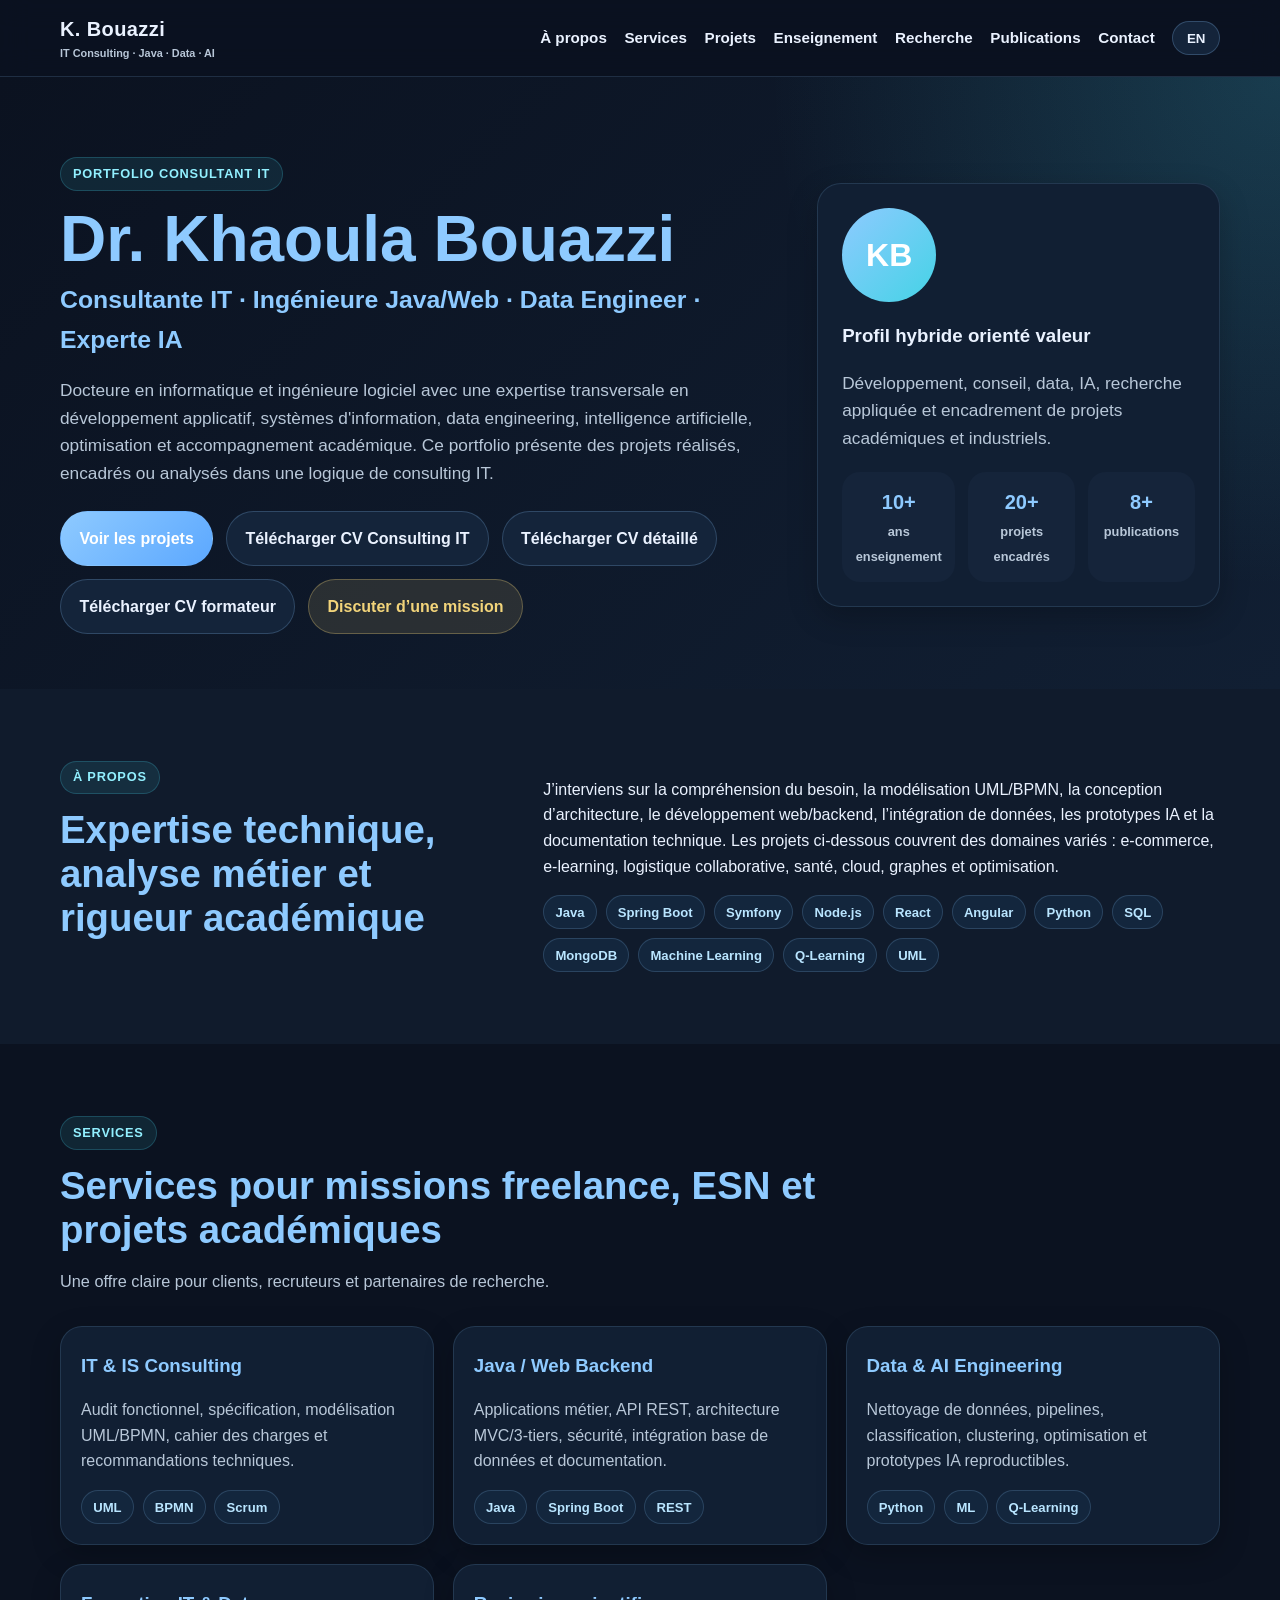
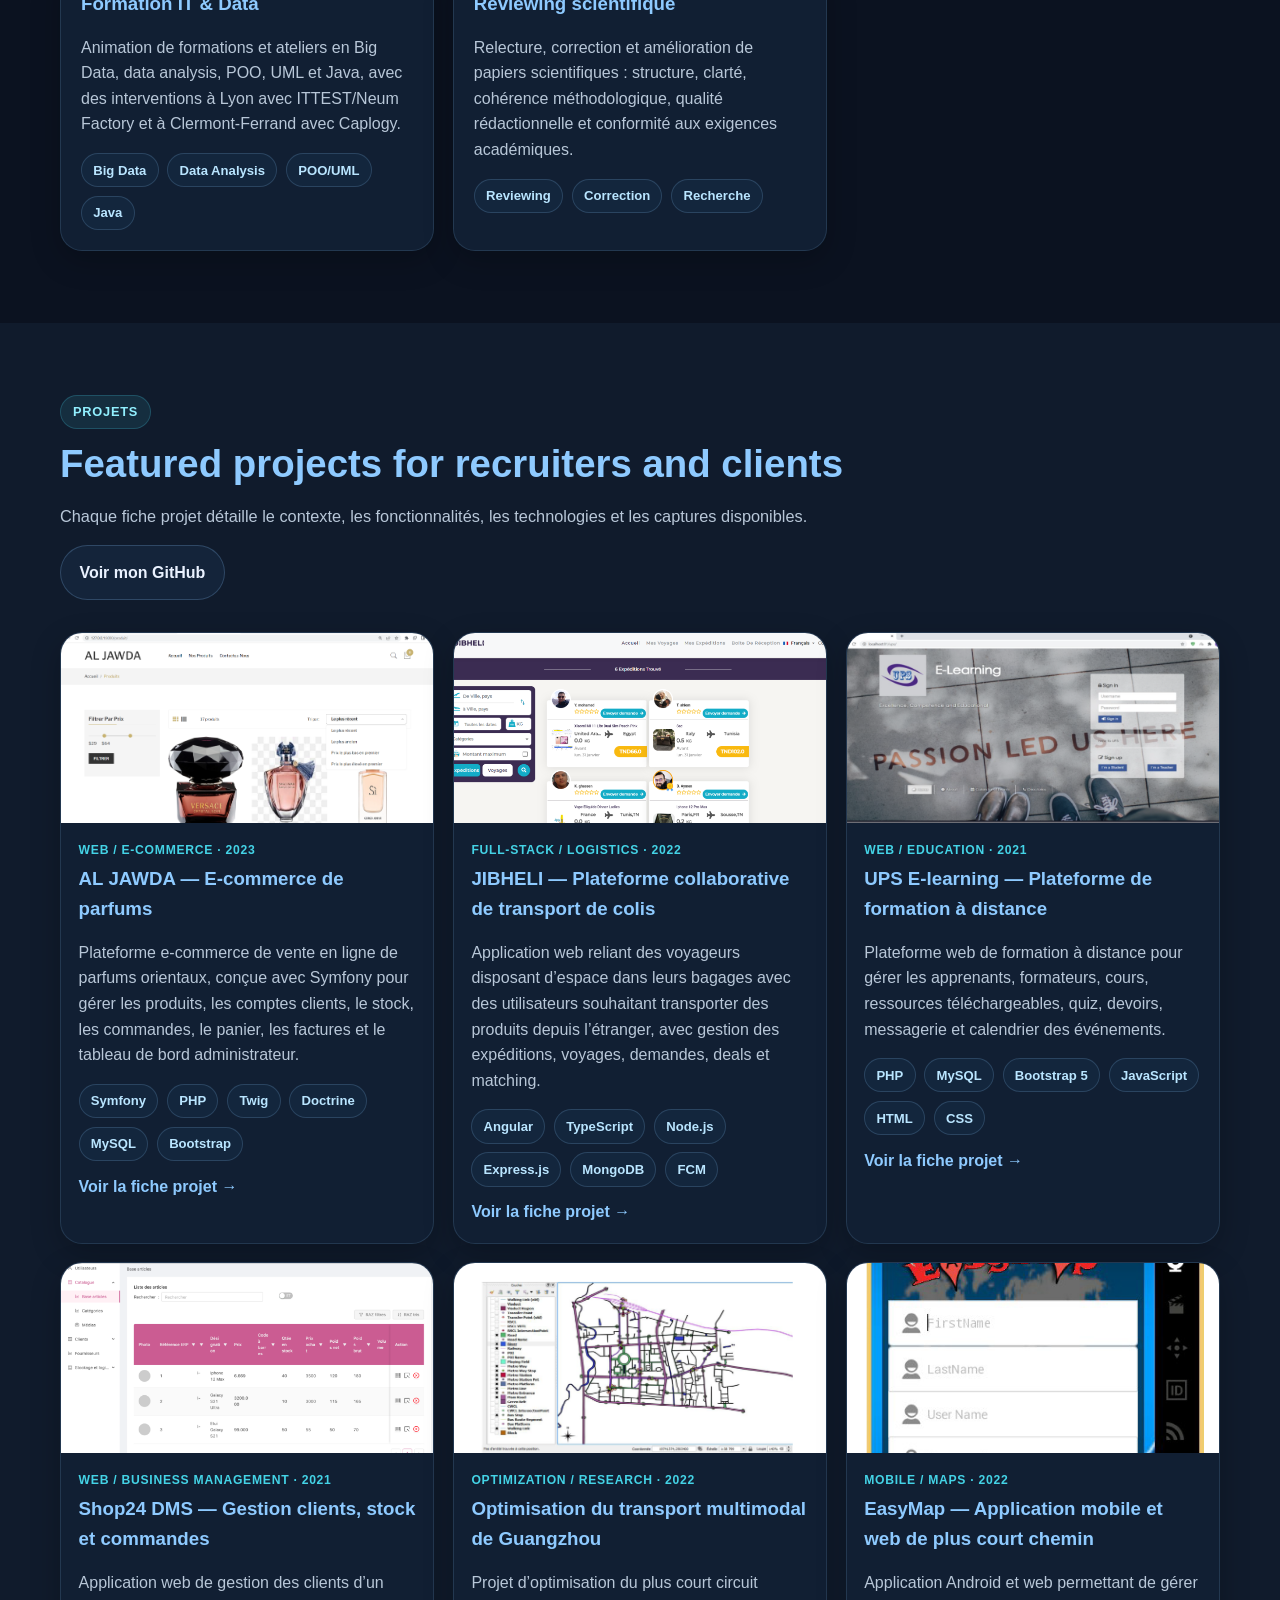
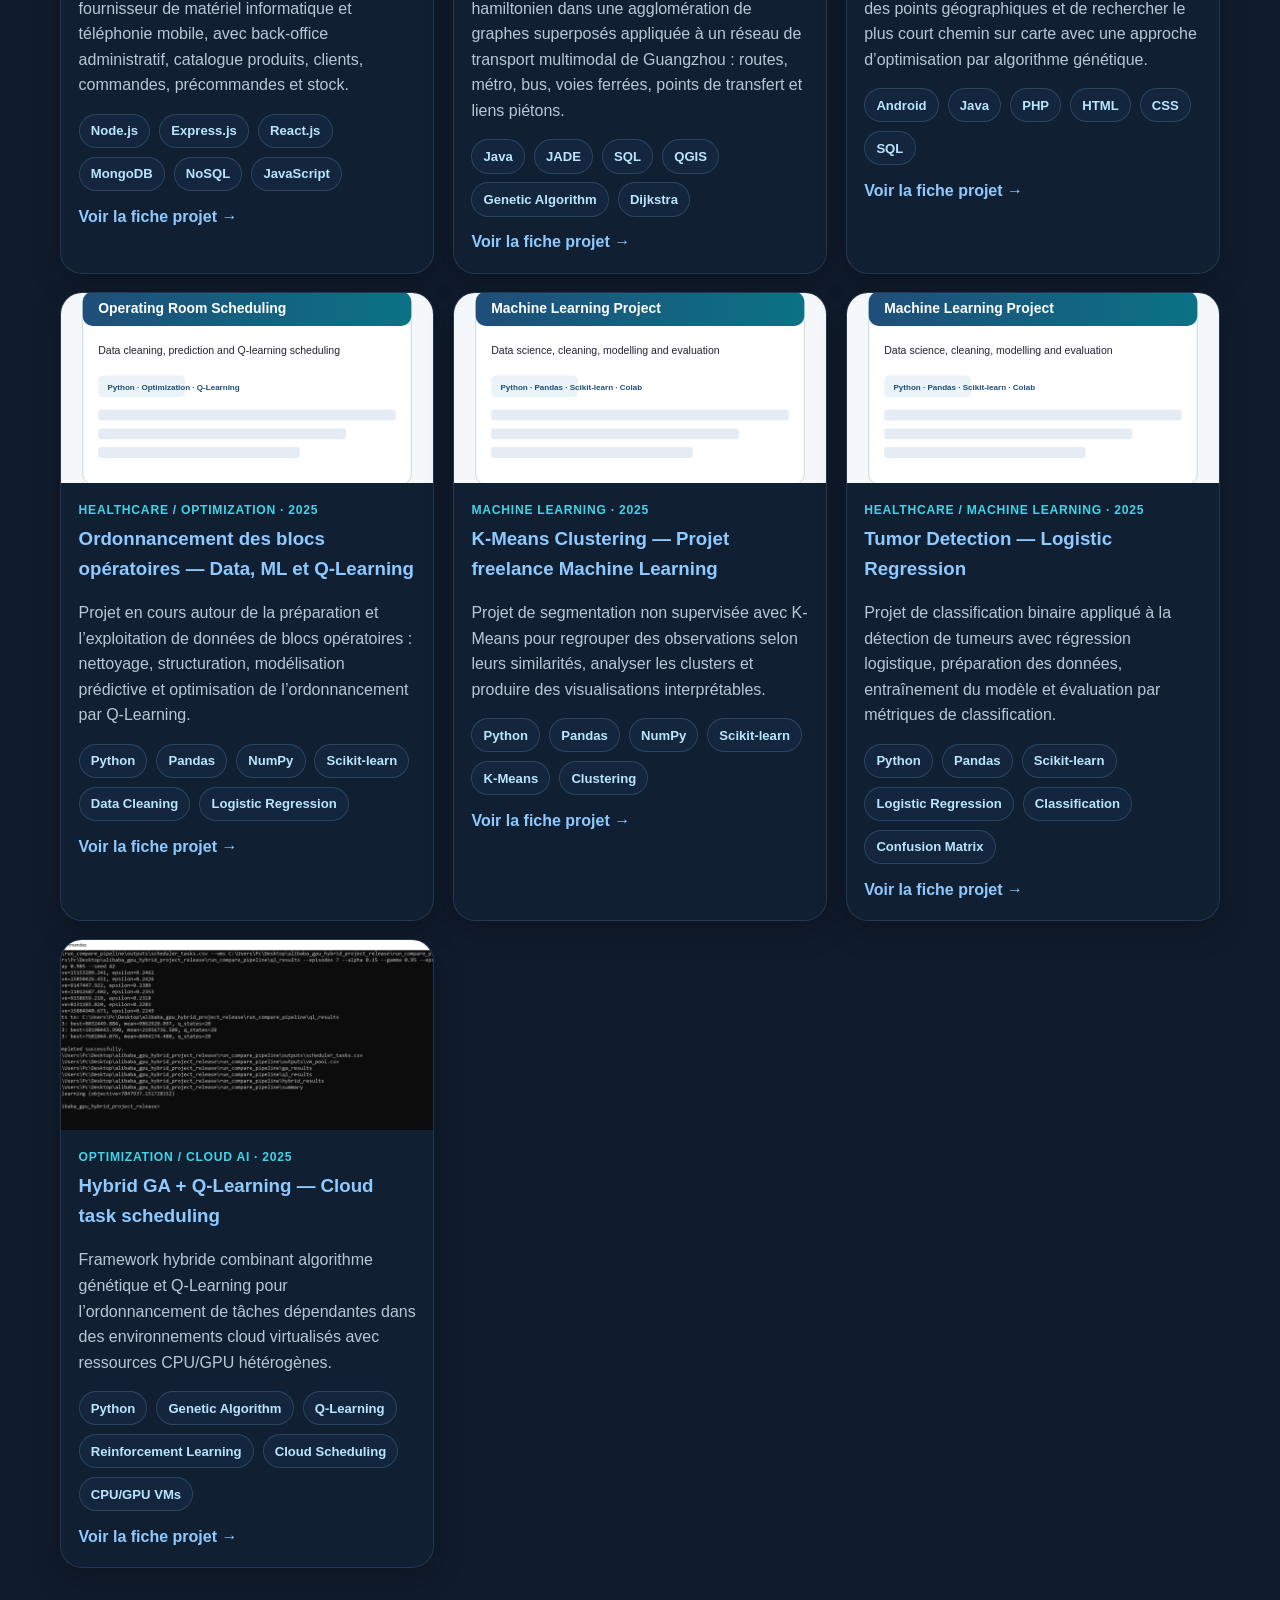
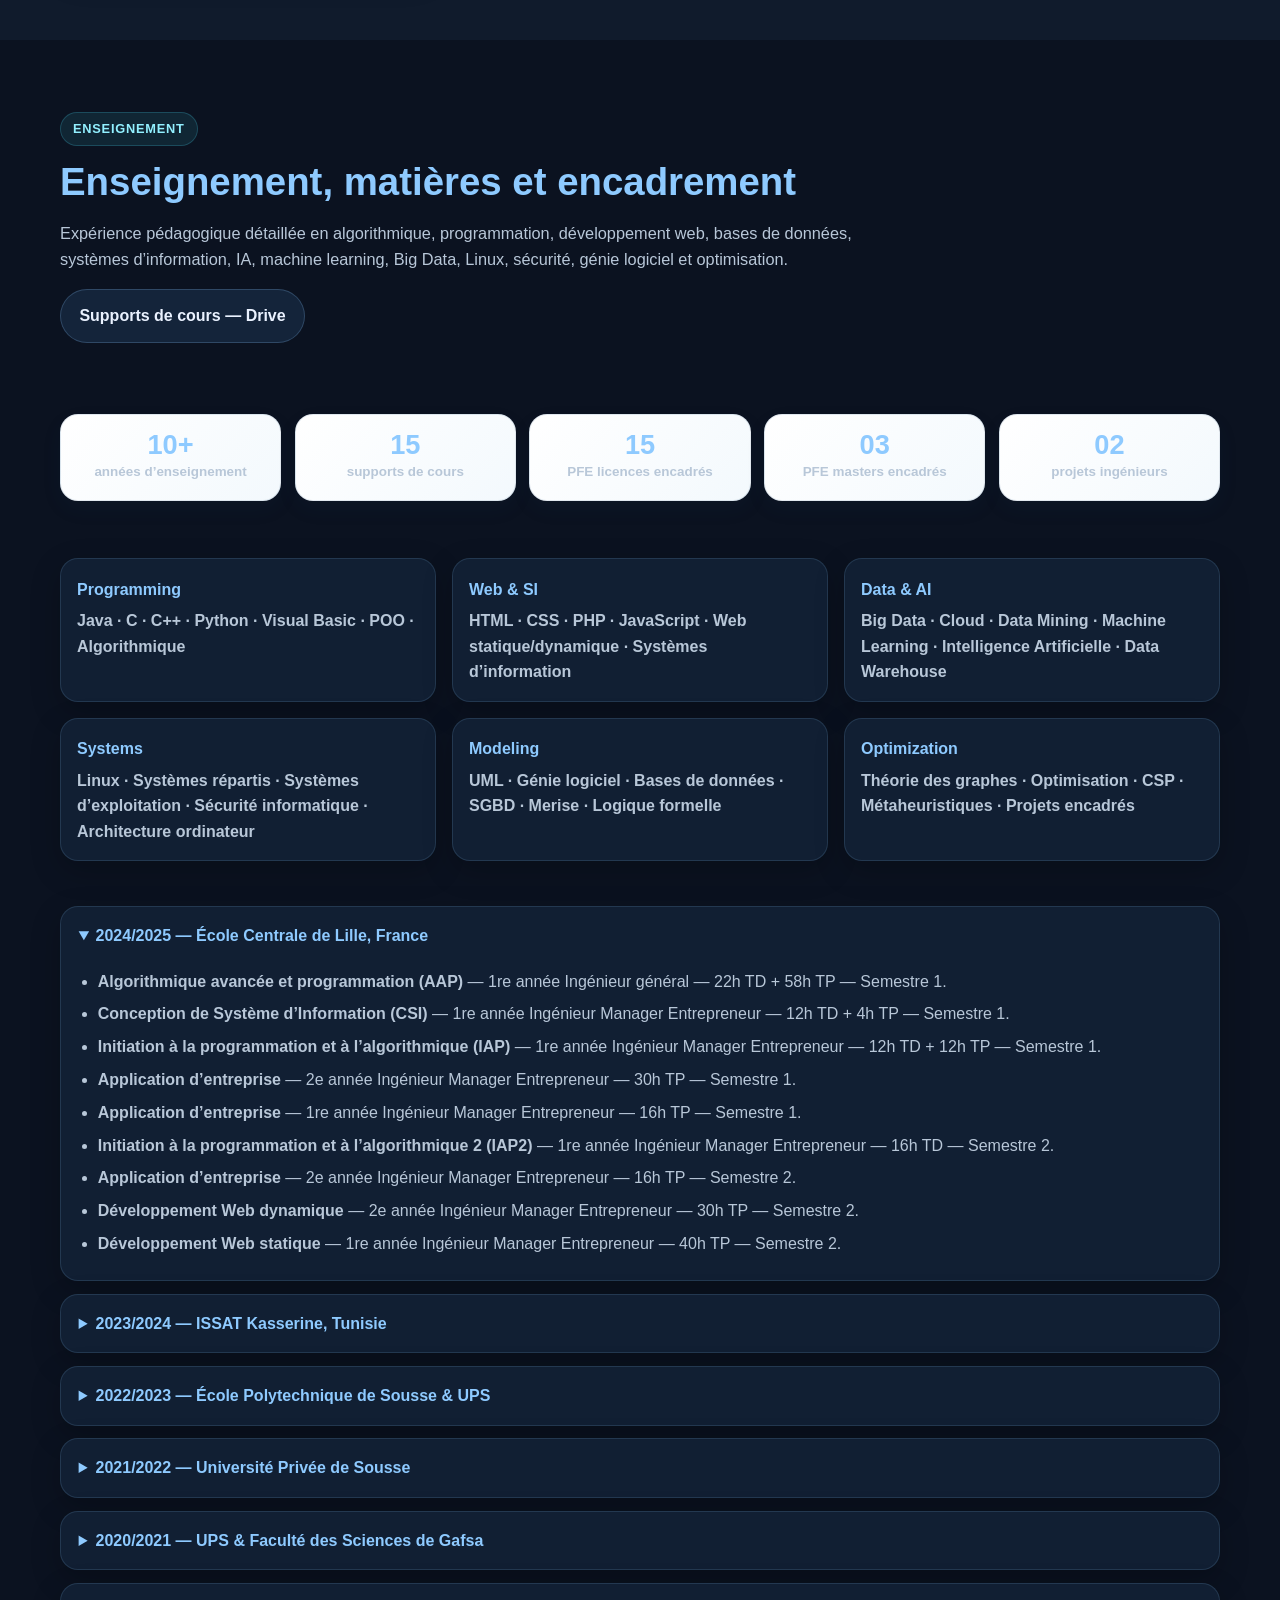
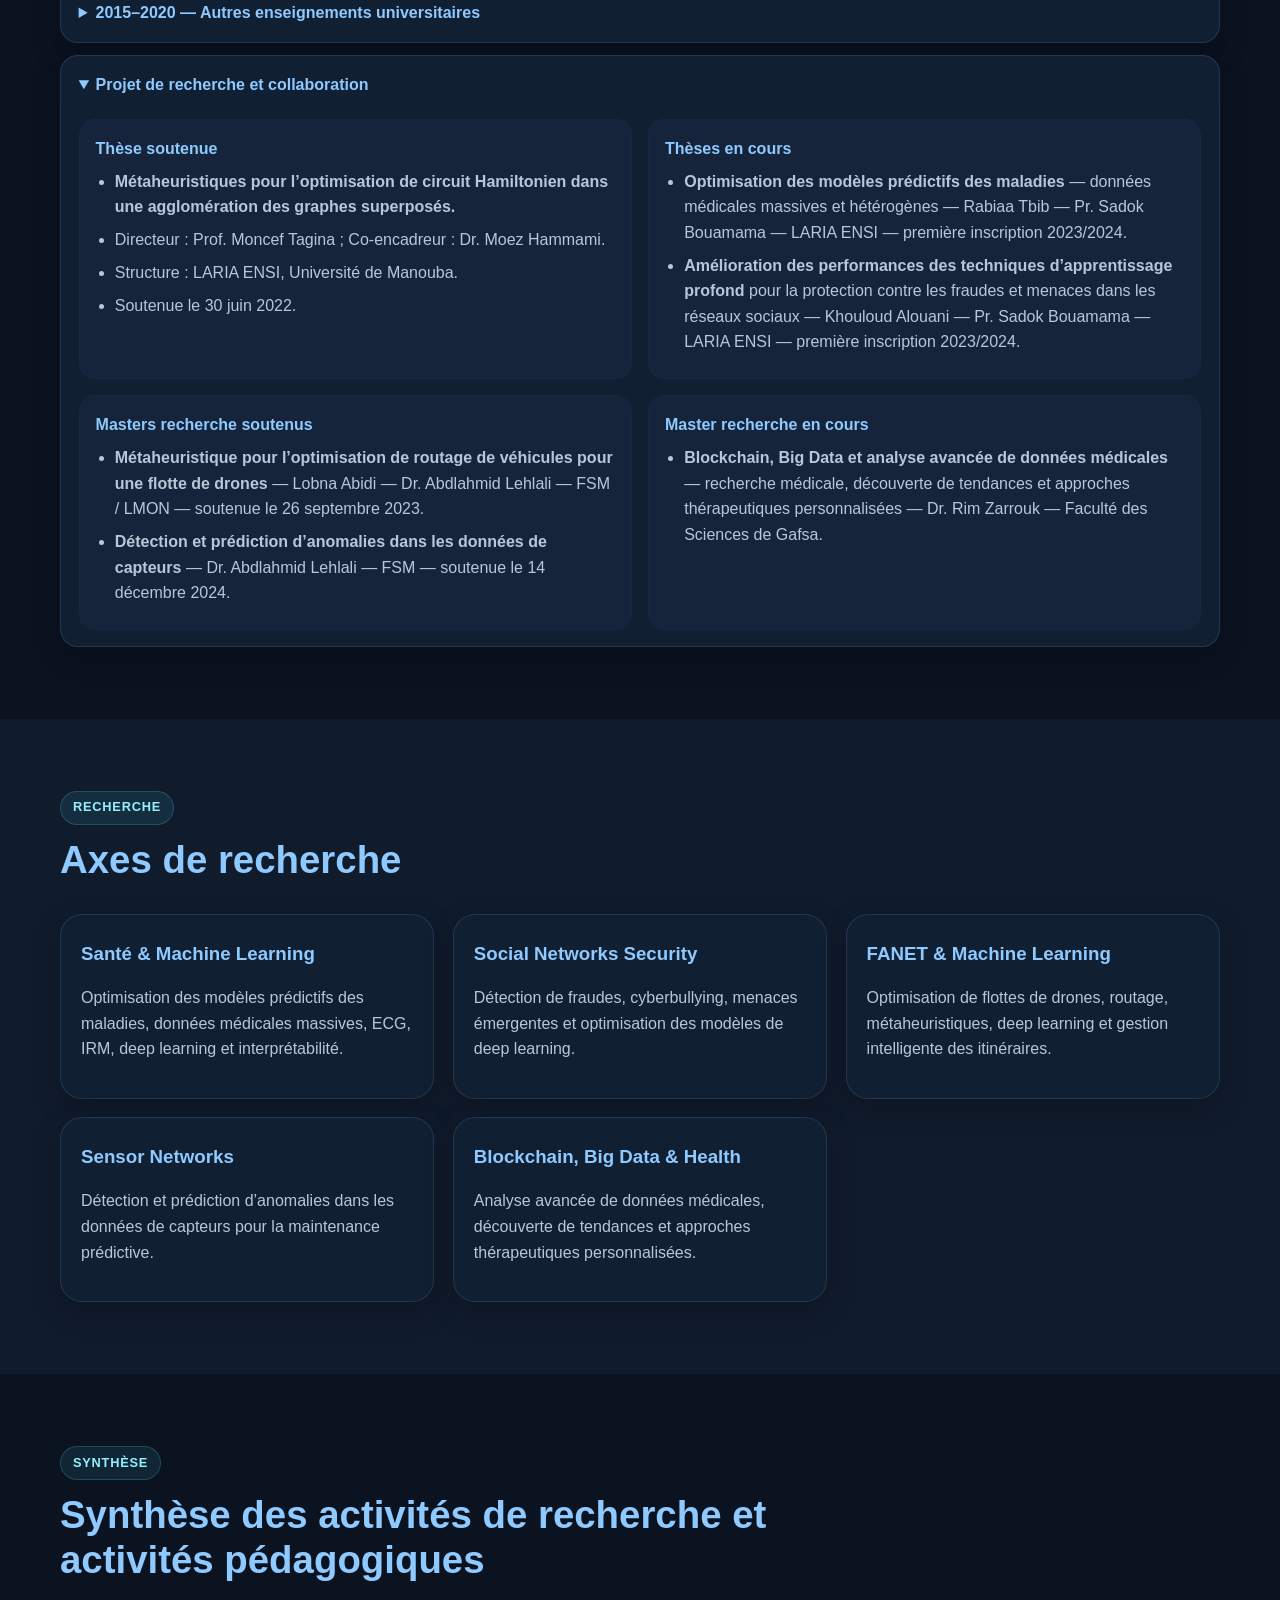
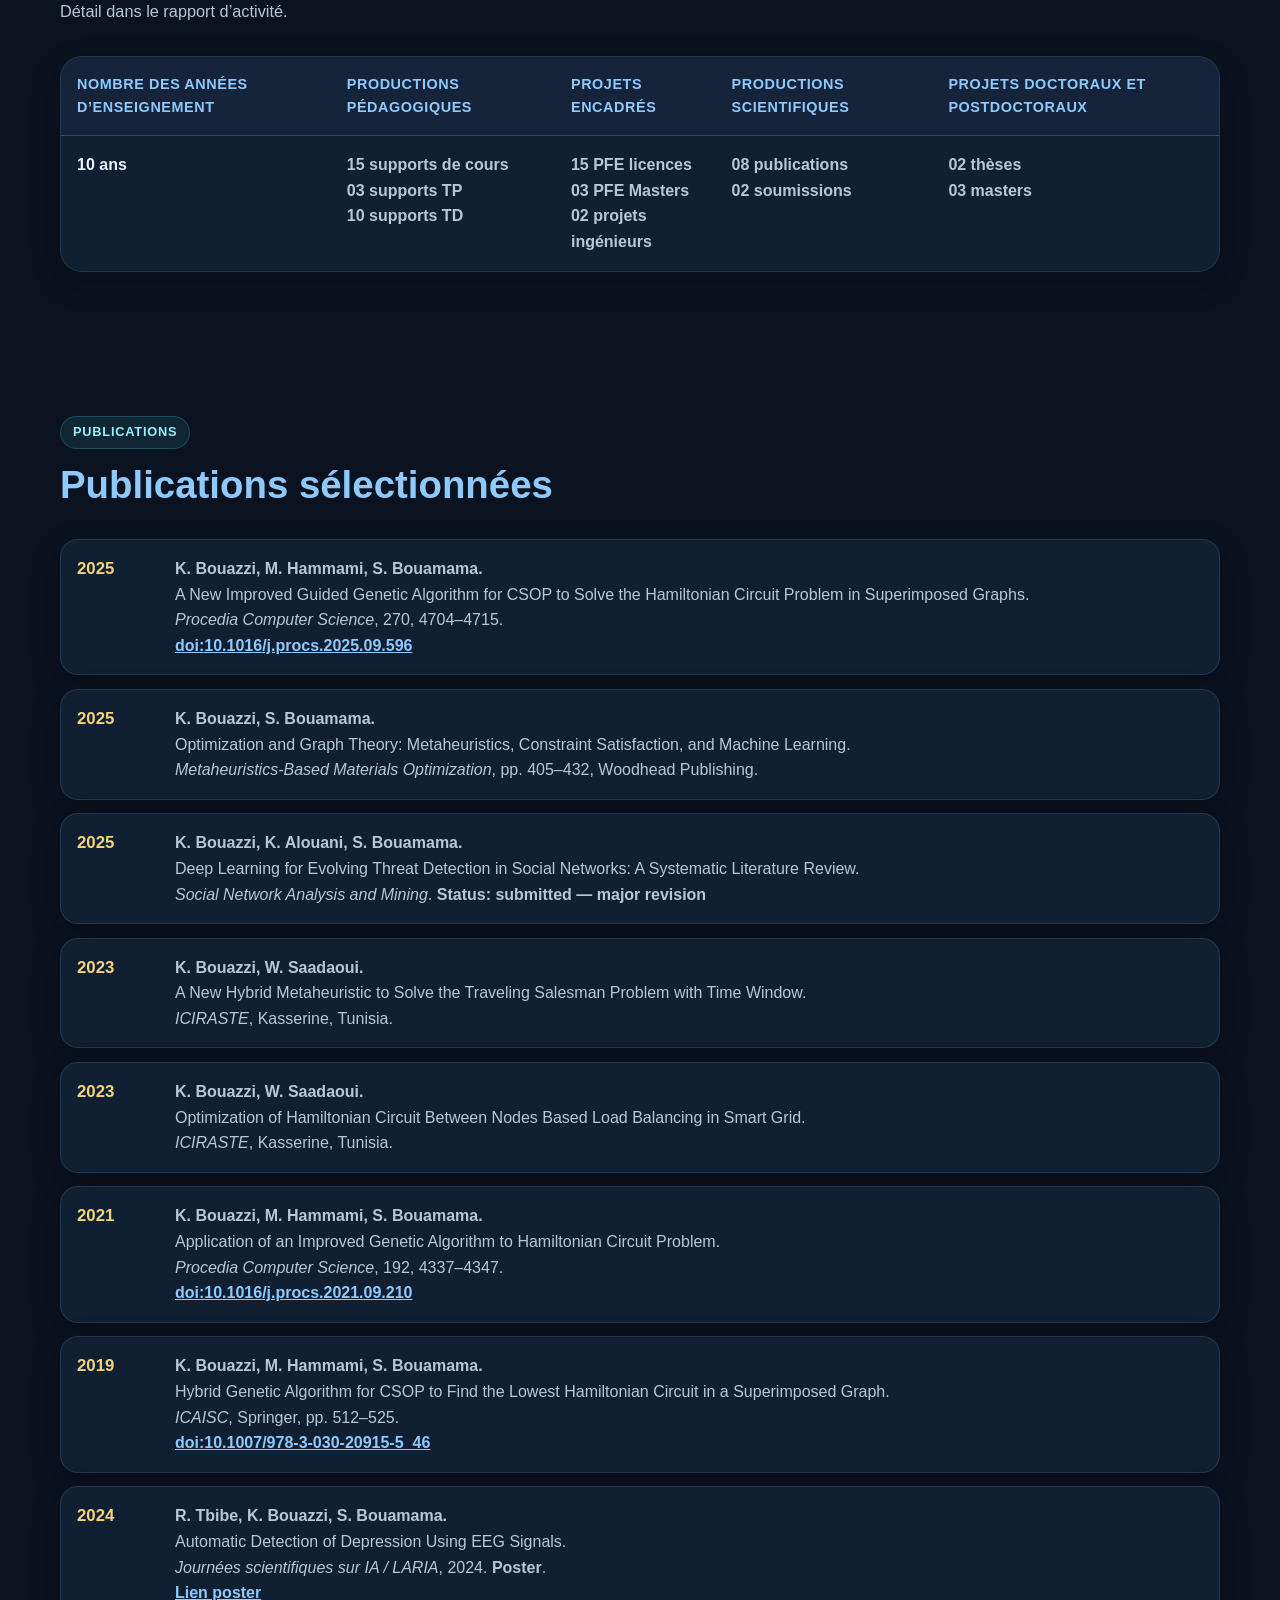
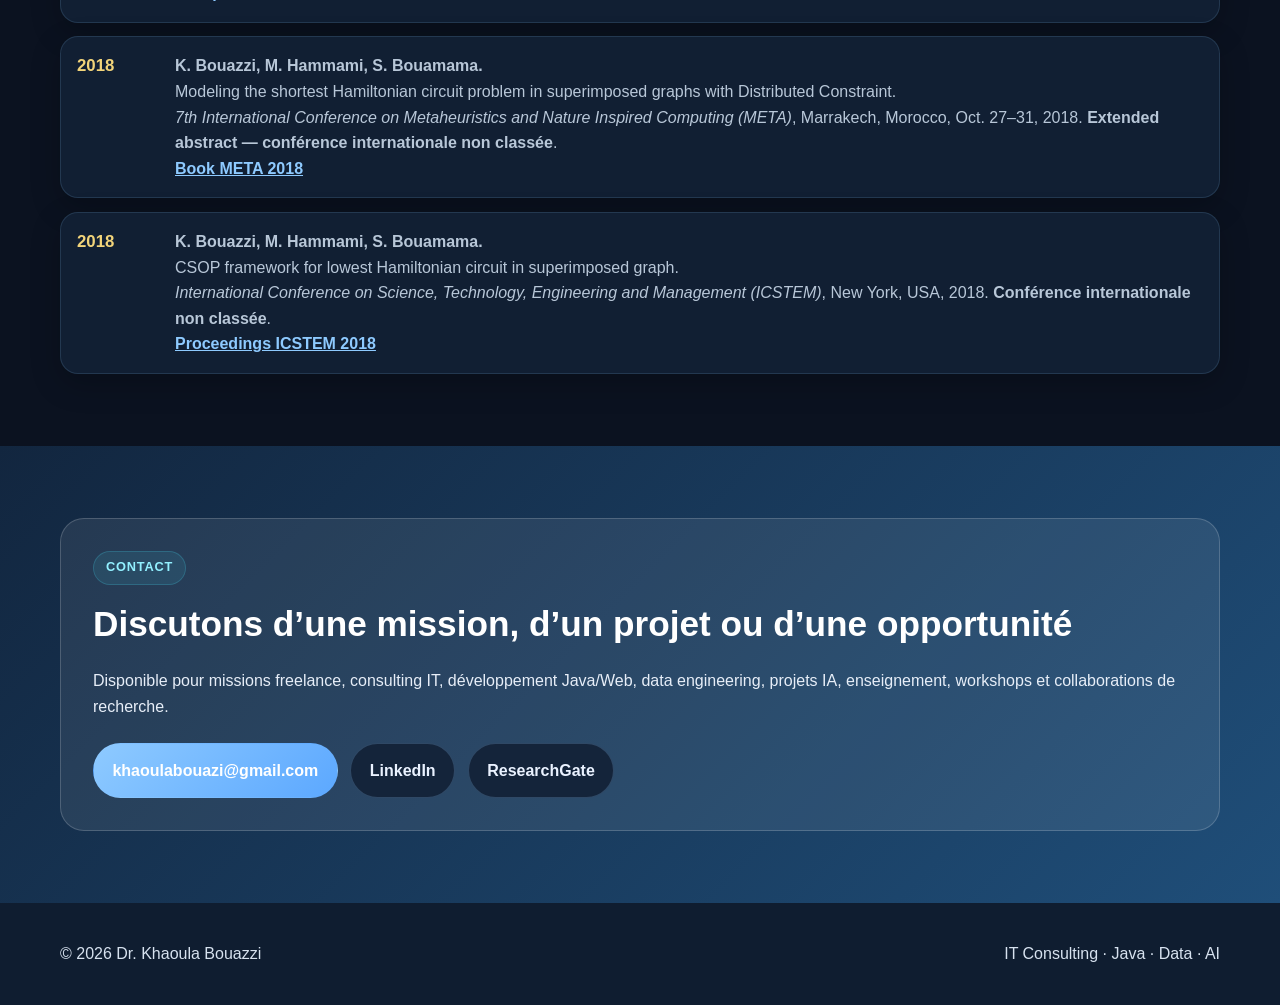
<file: index.html>
<!DOCTYPE html> 
<html lang="fr">
<head>
  <meta charset="UTF-8" />
  <meta name="viewport" content="width=device-width, initial-scale=1.0" />
  <meta name="description" content="Portfolio de Dr. Khaoula Bouazzi — consultante IT, développement Java/Web, data engineering, IA, enseignement et recherche." />
  <title>Dr. Khaoula Bouazzi | IT Consulting, Java, Data & AI</title>
  <link rel="stylesheet" href="styles.css" />
</head>
<body>
  <header class="site-header"><nav class="navbar container"><a href="index.html#home" class="brand">K. Bouazzi<small>IT Consulting · Java · Data · AI</small></a><button class="menu-toggle" aria-label="Open menu">☰</button><div class="nav-links"><a href="index.html#about" data-fr="À propos" data-en="About">À propos</a><a href="index.html#services" data-fr="Services" data-en="Services">Services</a><a href="index.html#projects" data-fr="Projets" data-en="Projects">Projets</a><a href="index.html#teaching" data-fr="Enseignement" data-en="Teaching">Enseignement</a><a href="index.html#research" data-fr="Recherche" data-en="Research">Recherche</a><a href="index.html#publications" data-fr="Publications" data-en="Publications">Publications</a><a href="index.html#contact" data-fr="Contact" data-en="Contact">Contact</a><button id="langToggle" class="lang-toggle" type="button">EN</button></div></nav></header>
  <main>
    <section id="home" class="hero">
      <div class="container hero-grid">
        <div>
          <span class="eyebrow" data-fr="Portfolio consultant IT" data-en="IT consultant portfolio">Portfolio consultant IT</span>
          <h1>Dr. Khaoula Bouazzi</h1>
          <h2 data-fr="Consultante IT · Ingénieure Java/Web · Data Engineer · Experte IA" data-en="IT Consultant · AI Expert · Java/Web Engineer · Data Engineer ">Consultante IT · Ingénieure Java/Web · Data Engineer · Experte IA</h2>
          <p data-fr="Docteure en informatique et ingénieure logiciel avec une expertise transversale en développement applicatif, systèmes d'information, data engineering, intelligence artificielle, optimisation et accompagnement académique. Ce portfolio présente des projets réalisés, encadrés ou analysés dans une logique de consulting IT." data-en="PhD in computer science and software engineer with cross-functional expertise in application development, information systems, data engineering, artificial intelligence, optimization and academic supervision. This portfolio presents projects developed, supervised or analyzed from an IT consulting perspective.">Docteure en informatique et ingénieure logiciel avec une expertise transversale en développement applicatif, systèmes d'information, data engineering, intelligence artificielle, optimisation et accompagnement académique. Ce portfolio présente des projets réalisés, encadrés ou analysés dans une logique de consulting IT.</p>
          <div class="hero-actions">
            <a class="btn primary" href="#projects" data-fr="Voir les projets" data-en="View projects">Voir les projets</a>
            <a class="btn secondary" href="khaoulaBouazzi-Site/assets/CV/cv-consulting-it-khaoula-bouazzi.pdf" target="_blank" data-fr="Télécharger CV Consulting IT" data-en="Download IT Consulting CV">Télécharger CV Consulting IT</a>
            <a class="btn secondary" href="assets/CV/cv-detaille-khaoula-bouazzi.pdf" target="_blank" data-fr="Télécharger CV détaillé" data-en="Download detailed CV">Télécharger CV détaillé</a>
            <a class="btn secondary" href="assets/CV/cv-formateur-khaoula-bouazzi.pdf" target="_blank" data-fr="Télécharger CV formateur" data-en="Download trainer CV">Télécharger CV formateur</a>
            <a class="btn ghost" href="#contact" data-fr="Discuter d’une mission" data-en="Discuss a mission">Discuter d’une mission</a>
          </div>
        </div>
        <aside class="hero-card">
          <div class="profile-circle">KB</div>
          <h3 data-fr="Profil hybride orienté valeur" data-en="Hybrid profile">Profil hybride orienté valeur</h3>
          <p data-fr="Développement, conseil, data, IA, recherche appliquée et encadrement de projets académiques et industriels." data-en="Development, consulting, data, AI, applied research and supervision of academic and industrial projects.">Développement, conseil, data, IA, recherche appliquée et encadrement de projets académiques et industriels.</p>
          <div class="stats"><div><strong>10+</strong><span data-fr="ans enseignement" data-en="years teaching">ans enseignement</span></div><div><strong>20+</strong><span data-fr="projets encadrés" data-en="supervised projects">projets encadrés</span></div><div><strong>8+</strong><span data-fr="publications" data-en="publications">publications</span></div></div>
        </aside>
      </div>
    </section>

    <section id="about" class="section light">
      <div class="container two-col">
        <div><span class="section-tag" data-fr="À propos" data-en="About">À propos</span><h2 data-fr="Expertise technique, analyse métier et rigueur académique" data-en="Technical expertise, business analysis and academic rigor">Expertise technique, analyse métier et rigueur académique</h2></div>
        <div><p data-fr="J’interviens sur la compréhension du besoin, la modélisation UML/BPMN, la conception d’architecture, le développement web/backend, l’intégration de données, les prototypes IA et la documentation technique. Les projets ci-dessous couvrent des domaines variés : e-commerce, e-learning, logistique collaborative, santé, cloud, graphes et optimisation." data-en="I work on requirements analysis, UML/BPMN modeling, architecture design, web/backend development, data integration, AI prototypes and technical documentation. The projects below cover several domains: e-commerce, e-learning, collaborative logistics, healthcare, cloud, graphs and optimization.">J’interviens sur la compréhension du besoin, la modélisation UML/BPMN, la conception d’architecture, le développement web/backend, l’intégration de données, les prototypes IA et la documentation technique. Les projets ci-dessous couvrent des domaines variés : e-commerce, e-learning, logistique collaborative, santé, cloud, graphes et optimisation.</p><div class="chips"><span>Java</span><span>Spring Boot</span><span>Symfony</span><span>Node.js</span><span>React</span><span>Angular</span><span>Python</span><span>SQL</span><span>MongoDB</span><span>Machine Learning</span><span>Q-Learning</span><span>UML</span></div></div>
      </div>
    </section>

    <section id="services" class="section">
      <div class="container"><div class="section-header"><span class="section-tag" data-fr="Services" data-en="Services">Services</span><h2 data-fr="Services pour missions freelance, ESN et projets académiques" data-en="Services for freelance missions, IT companies and academic projects">Services pour missions freelance, ESN et projets académiques</h2><p data-fr="Une offre claire pour clients, recruteurs et partenaires de recherche." data-en="A clear offer for clients, recruiters and research partners.">Une offre claire pour clients, recruteurs et partenaires de recherche.</p></div>
        <div class="services-grid">
          <article class="service-card"><h3>IT & IS Consulting</h3><p data-fr="Audit fonctionnel, spécification, modélisation UML/BPMN, cahier des charges et recommandations techniques." data-en="Functional audit, specification, UML/BPMN modeling, requirements documents and technical recommendations.">Audit fonctionnel, spécification, modélisation UML/BPMN, cahier des charges et recommandations techniques.</p><div class="tech-stack"><span>UML</span><span>BPMN</span><span>Scrum</span></div></article>
          <article class="service-card"><h3>Java / Web Backend</h3><p data-fr="Applications métier, API REST, architecture MVC/3-tiers, sécurité, intégration base de données et documentation." data-en="Business applications, REST APIs, MVC/3-tier architecture, security, database integration and documentation.">Applications métier, API REST, architecture MVC/3-tiers, sécurité, intégration base de données et documentation.</p><div class="tech-stack"><span>Java</span><span>Spring Boot</span><span>REST</span></div></article>
          <article class="service-card"><h3>Data & AI Engineering</h3><p data-fr="Nettoyage de données, pipelines, classification, clustering, optimisation et prototypes IA reproductibles." data-en="Data cleaning, pipelines, classification, clustering, optimization and reproducible AI prototypes.">Nettoyage de données, pipelines, classification, clustering, optimisation et prototypes IA reproductibles.</p><div class="tech-stack"><span>Python</span><span>ML</span><span>Q-Learning</span></div></article>
          <article class="service-card"><h3 data-fr="Formation IT & Data" data-en="IT & Data Training">Formation IT & Data</h3><p data-fr="Animation de formations et ateliers en Big Data, data analysis, POO, UML et Java, avec des interventions à Lyon avec ITTEST/Neum Factory et à Clermont-Ferrand avec Caplogy." data-en="Delivery of training courses and workshops in Big Data, data analysis, OOP, UML and Java, including interventions in Lyon with ITTEST/Neum Factory and in Clermont-Ferrand with Caplogy.">Animation de formations et ateliers en Big Data, data analysis, POO, UML et Java, avec des interventions à Lyon avec ITTEST/Neum Factory et à Clermont-Ferrand avec Caplogy.</p><div class="tech-stack"><span>Big Data</span><span>Data Analysis</span><span>POO/UML</span><span>Java</span></div></article>
          <article class="service-card"><h3 data-fr="Reviewing scientifique" data-en="Scientific reviewing">Reviewing scientifique</h3><p data-fr="Relecture, correction et amélioration de papiers scientifiques : structure, clarté, cohérence méthodologique, qualité rédactionnelle et conformité aux exigences académiques." data-en="Reviewing, correction and improvement of scientific papers: structure, clarity, methodological consistency, writing quality and compliance with academic requirements.">Relecture, correction et amélioration de papiers scientifiques : structure, clarté, cohérence méthodologique, qualité rédactionnelle et conformité aux exigences académiques.</p><div class="tech-stack"><span>Reviewing</span><span>Correction</span><span>Recherche</span></div></article>
        </div>
      </div>
    </section>

    <section id="projects" class="section light">
      <div class="container"><div class="section-header"><span class="section-tag" data-fr="Projets" data-en="Projects">Projets</span><h2 data-fr="Featured projects for recruiters and clients" data-en="Featured projects for recruiters and clients">Featured projects for recruiters and clients</h2><p data-fr="Chaque fiche projet détaille le contexte, les fonctionnalités, les technologies et les captures disponibles." data-en="Each project page details the context, features, technologies and available screenshots.">Chaque fiche projet détaille le contexte, les fonctionnalités, les technologies et les captures disponibles.</p><div class="cta-strip"><a class="btn secondary" href="https://github.com/BouazziKhaoula" target="_blank" rel="noopener" data-fr="Voir mon GitHub" data-en="View my GitHub">Voir mon GitHub</a></div></div><div class="projects-grid"><article class="project-card">
      <img src="assets/img/projects/al-jawda/al-jawda-products.png" alt="AL JAWDA — E-commerce de parfums">
      <div class="project-body">
        <div class="project-category">Web / E-commerce · 2023</div>
        <h3 data-fr="AL JAWDA — E-commerce de parfums" data-en="AL JAWDA — Perfume e-commerce platform">AL JAWDA — E-commerce de parfums</h3>
        <p data-fr="Plateforme e-commerce de vente en ligne de parfums orientaux, conçue avec Symfony pour gérer les produits, les comptes clients, le stock, les commandes, le panier, les factures et le tableau de bord administrateur." data-en="E-commerce platform for online perfume sales, built with Symfony to manage products, customer accounts, stock, orders, shopping cart, invoices and an admin dashboard.">Plateforme e-commerce de vente en ligne de parfums orientaux, conçue avec Symfony pour gérer les produits, les comptes clients, le stock, les commandes, le panier, les factures et le tableau de bord administrateur.</p>
        <div class="tech-stack"><span>Symfony</span><span>PHP</span><span>Twig</span><span>Doctrine</span><span>MySQL</span><span>Bootstrap</span></div>
        <a class="project-link" href="projects/al-jawda-ecommerce.html" data-fr="Voir la fiche projet →" data-en="View project page →">Voir la fiche projet →</a>
      </div>
    </article>
<article class="project-card">
      <img src="assets/img/projects/jibheli/jibheli-home-shipments.png" alt="JIBHELI — Plateforme collaborative de transport de colis">
      <div class="project-body">
        <div class="project-category">Full-stack / Logistics · 2022</div>
        <h3 data-fr="JIBHELI — Plateforme collaborative de transport de colis" data-en="JIBHELI — Collaborative shipment and traveler matching platform">JIBHELI — Plateforme collaborative de transport de colis</h3>
        <p data-fr="Application web reliant des voyageurs disposant d’espace dans leurs bagages avec des utilisateurs souhaitant transporter des produits depuis l’étranger, avec gestion des expéditions, voyages, demandes, deals et matching." data-en="Web application connecting travelers with available luggage space to shoppers needing product delivery from abroad, including shipment, trip, request, deal and matching management.">Application web reliant des voyageurs disposant d’espace dans leurs bagages avec des utilisateurs souhaitant transporter des produits depuis l’étranger, avec gestion des expéditions, voyages, demandes, deals et matching.</p>
        <div class="tech-stack"><span>Angular</span><span>TypeScript</span><span>Node.js</span><span>Express.js</span><span>MongoDB</span><span>FCM</span></div>
        <a class="project-link" href="projects/jibheli-shipment-platform.html" data-fr="Voir la fiche projet →" data-en="View project page →">Voir la fiche projet →</a>
      </div>
    </article>
<article class="project-card">
      <img src="assets/img/projects/ups-elearning/ups-home.png" alt="UPS E-learning — Plateforme de formation à distance">
      <div class="project-body">
        <div class="project-category">Web / Education · 2021</div>
        <h3 data-fr="UPS E-learning — Plateforme de formation à distance" data-en="UPS E-learning — Distance learning platform">UPS E-learning — Plateforme de formation à distance</h3>
        <p data-fr="Plateforme web de formation à distance pour gérer les apprenants, formateurs, cours, ressources téléchargeables, quiz, devoirs, messagerie et calendrier des événements." data-en="Distance learning web platform for managing learners, teachers, courses, downloadable resources, quizzes, assignments, messaging and event calendars.">Plateforme web de formation à distance pour gérer les apprenants, formateurs, cours, ressources téléchargeables, quiz, devoirs, messagerie et calendrier des événements.</p>
        <div class="tech-stack"><span>PHP</span><span>MySQL</span><span>Bootstrap 5</span><span>JavaScript</span><span>HTML</span><span>CSS</span></div>
        <a class="project-link" href="projects/ups-elearning.html" data-fr="Voir la fiche projet →" data-en="View project page →">Voir la fiche projet →</a>
      </div>
    </article>
<article class="project-card">
      <img src="assets/img/projects/shop24-dms/saf2.PNG" alt="Shop24 DMS — Gestion clients, stock et commandes">
      <div class="project-body">
        <div class="project-category">Web / Business management · 2021</div>
        <h3 data-fr="Shop24 DMS — Gestion clients, stock et commandes" data-en="Shop24 DMS — Client, stock and order management">Shop24 DMS — Gestion clients, stock et commandes</h3>
        <p data-fr="Application web de gestion des clients d’un fournisseur de matériel informatique et téléphonie mobile, avec back-office administratif, catalogue produits, clients, commandes, précommandes et stock." data-en="Web application for managing customers of an IT and mobile equipment supplier, including admin back-office, product catalog, customers, orders, pre-orders and stock.">Application web de gestion des clients d’un fournisseur de matériel informatique et téléphonie mobile, avec back-office administratif, catalogue produits, clients, commandes, précommandes et stock.</p>
        <div class="tech-stack"><span>Node.js</span><span>Express.js</span><span>React.js</span><span>MongoDB</span><span>NoSQL</span><span>JavaScript</span></div>
        <a class="project-link" href="projects/shop24-dms.html" data-fr="Voir la fiche projet →" data-en="View project page →">Voir la fiche projet →</a>
      </div>
    </article>
<article class="project-card">
      <img src="assets/img/projects/guangzhou/guangzhou-map-result.png" alt="Optimisation du transport multimodal de Guangzhou">
      <div class="project-body">
        <div class="project-category">Optimization / Research · 2022</div>
        <h3 data-fr="Optimisation du transport multimodal de Guangzhou" data-en="Guangzhou multimodal transportation optimization">Optimisation du transport multimodal de Guangzhou</h3>
        <p data-fr="Projet d’optimisation du plus court circuit hamiltonien dans une agglomération de graphes superposés appliquée à un réseau de transport multimodal de Guangzhou : routes, métro, bus, voies ferrées, points de transfert et liens piétons." data-en="Optimization project for the shortest Hamiltonian circuit in an agglomeration of superimposed graphs applied to Guangzhou multimodal transport data: roads, metro, bus, railway, transfer points and walking links.">Projet d’optimisation du plus court circuit hamiltonien dans une agglomération de graphes superposés appliquée à un réseau de transport multimodal de Guangzhou : routes, métro, bus, voies ferrées, points de transfert et liens piétons.</p>
        <div class="tech-stack"><span>Java</span><span>JADE</span><span>SQL</span><span>QGIS</span><span>Genetic Algorithm</span><span>Dijkstra</span></div>
        <a class="project-link" href="projects/guangzhou-transport-optimization.html" data-fr="Voir la fiche projet →" data-en="View project page →">Voir la fiche projet →</a>
      </div>
    </article>
<article class="project-card">
      <img src="assets/img/projects/easymap/easymap-mobile-login.png" alt="EasyMap — Application mobile et web de plus court chemin">
      <div class="project-body">
        <div class="project-category">Mobile / Maps · 2022</div>
        <h3 data-fr="EasyMap — Application mobile et web de plus court chemin" data-en="EasyMap — Mobile and web shortest path application">EasyMap — Application mobile et web de plus court chemin</h3>
        <p data-fr="Application Android et web permettant de gérer des points géographiques et de rechercher le plus court chemin sur carte avec une approche d’optimisation par algorithme génétique." data-en="Android and web application for managing geographic points and searching for the shortest path on a map using a genetic algorithm optimization approach.">Application Android et web permettant de gérer des points géographiques et de rechercher le plus court chemin sur carte avec une approche d’optimisation par algorithme génétique.</p>
        <div class="tech-stack"><span>Android</span><span>Java</span><span>PHP</span><span>HTML</span><span>CSS</span><span>SQL</span></div>
        <a class="project-link" href="projects/easymap-shortest-path.html" data-fr="Voir la fiche projet →" data-en="View project page →">Voir la fiche projet →</a>
      </div>
    </article>
<article class="project-card">
      <img src="assets/img/projects/ml/or-placeholder.svg" alt="Ordonnancement des blocs opératoires — Data, ML et Q-Learning">
      <div class="project-body">
        <div class="project-category">Healthcare / Optimization · 2025</div>
        <h3 data-fr="Ordonnancement des blocs opératoires — Data, ML et Q-Learning" data-en="Operating room scheduling — Data, ML and Q-Learning">Ordonnancement des blocs opératoires — Data, ML et Q-Learning</h3>
        <p data-fr="Projet en cours autour de la préparation et l’exploitation de données de blocs opératoires : nettoyage, structuration, modélisation prédictive et optimisation de l’ordonnancement par Q-Learning." data-en="Ongoing project around operating room data preparation and exploitation: cleaning, structuring, predictive modeling and scheduling optimization using Q-Learning.">Projet en cours autour de la préparation et l’exploitation de données de blocs opératoires : nettoyage, structuration, modélisation prédictive et optimisation de l’ordonnancement par Q-Learning.</p>
        <div class="tech-stack"><span>Python</span><span>Pandas</span><span>NumPy</span><span>Scikit-learn</span><span>Data Cleaning</span><span>Logistic Regression</span></div>
        <a class="project-link" href="projects/operating-room-scheduling.html" data-fr="Voir la fiche projet →" data-en="View project page →">Voir la fiche projet →</a>
      </div>
    </article>
<article class="project-card">
      <img src="assets/img/projects/ml/ml-placeholder.svg" alt="K-Means Clustering — Projet freelance Machine Learning">
      <div class="project-body">
        <div class="project-category">Machine Learning · 2025</div>
        <h3 data-fr="K-Means Clustering — Projet freelance Machine Learning" data-en="K-Means Clustering — Freelance Machine Learning project">K-Means Clustering — Projet freelance Machine Learning</h3>
        <p data-fr="Projet de segmentation non supervisée avec K-Means pour regrouper des observations selon leurs similarités, analyser les clusters et produire des visualisations interprétables." data-en="Unsupervised segmentation project using K-Means to group observations by similarity, analyze clusters and generate interpretable visualizations.">Projet de segmentation non supervisée avec K-Means pour regrouper des observations selon leurs similarités, analyser les clusters et produire des visualisations interprétables.</p>
        <div class="tech-stack"><span>Python</span><span>Pandas</span><span>NumPy</span><span>Scikit-learn</span><span>K-Means</span><span>Clustering</span></div>
        <a class="project-link" href="projects/kmeans-clustering-freelance.html" data-fr="Voir la fiche projet →" data-en="View project page →">Voir la fiche projet →</a>
      </div>
    </article>
<article class="project-card">
      <img src="assets/img/projects/ml/ml-placeholder.svg" alt="Tumor Detection — Logistic Regression">
      <div class="project-body">
        <div class="project-category">Healthcare / Machine Learning · 2025</div>
        <h3 data-fr="Tumor Detection — Logistic Regression" data-en="Tumor Detection — Logistic Regression">Tumor Detection — Logistic Regression</h3>
        <p data-fr="Projet de classification binaire appliqué à la détection de tumeurs avec régression logistique, préparation des données, entraînement du modèle et évaluation par métriques de classification." data-en="Binary classification project for tumor detection using logistic regression, including data preparation, model training and evaluation through classification metrics.">Projet de classification binaire appliqué à la détection de tumeurs avec régression logistique, préparation des données, entraînement du modèle et évaluation par métriques de classification.</p>
        <div class="tech-stack"><span>Python</span><span>Pandas</span><span>Scikit-learn</span><span>Logistic Regression</span><span>Classification</span><span>Confusion Matrix</span></div>
        <a class="project-link" href="projects/tumor-logistic-regression.html" data-fr="Voir la fiche projet →" data-en="View project page →">Voir la fiche projet →</a>
      </div>
    </article>
<article class="project-card">
      <img src="assets/img/projects/cloud-scheduling/cloud-scheduler-cli.png" alt="Hybrid GA + Q-Learning — Cloud task scheduling">
      <div class="project-body">
        <div class="project-category">Optimization / Cloud AI · 2025</div>
        <h3 data-fr="Hybrid GA + Q-Learning — Cloud task scheduling" data-en="Hybrid GA + Q-Learning — Cloud task scheduling">Hybrid GA + Q-Learning — Cloud task scheduling</h3>
        <p data-fr="Framework hybride combinant algorithme génétique et Q-Learning pour l’ordonnancement de tâches dépendantes dans des environnements cloud virtualisés avec ressources CPU/GPU hétérogènes." data-en="Hybrid framework combining a Genetic Algorithm and Q-Learning for scheduling dependent tasks in virtualized cloud environments with heterogeneous CPU/GPU resources.">Framework hybride combinant algorithme génétique et Q-Learning pour l’ordonnancement de tâches dépendantes dans des environnements cloud virtualisés avec ressources CPU/GPU hétérogènes.</p>
        <div class="tech-stack"><span>Python</span><span>Genetic Algorithm</span><span>Q-Learning</span><span>Reinforcement Learning</span><span>Cloud Scheduling</span><span>CPU/GPU VMs</span></div>
        <a class="project-link" href="projects/cloud-ga-qlearning-scheduling.html" data-fr="Voir la fiche projet →" data-en="View project page →">Voir la fiche projet →</a>
      </div>
    </article></div></div>
    </section>

        <section id="teaching" class="section">
      <div class="container split-card">
        <div class="section-header">
          <span class="section-tag" data-fr="Enseignement" data-en="Teaching">Enseignement</span>
          <h2 data-fr="Enseignement, matières et encadrement" data-en="Teaching, courses and supervision">Enseignement, matières et encadrement</h2>
          <p data-fr="Expérience pédagogique détaillée en algorithmique, programmation, développement web, bases de données, systèmes d’information, IA, machine learning, Big Data, Linux, sécurité, génie logiciel et optimisation." data-en="Detailed teaching experience in algorithms, programming, web development, databases, information systems, AI, machine learning, Big Data, Linux, security, software engineering and optimization.">Expérience pédagogique détaillée en algorithmique, programmation, développement web, bases de données, systèmes d’information, IA, machine learning, Big Data, Linux, sécurité, génie logiciel et optimisation.</p>
          <div class="cta-strip"><a class="btn secondary" href="https://drive.google.com/drive/home" target="_blank" rel="noopener" data-fr="Supports de cours — Drive" data-en="Teaching materials — Drive">Supports de cours — Drive</a></div>
        </div>
        <div class="teaching-kpis">
          <article><strong>10+</strong><span data-fr="années d’enseignement" data-en="years of teaching">années d’enseignement</span></article>
          <article><strong>15</strong><span data-fr="supports de cours" data-en="course materials">supports de cours</span></article>
          <article><strong>15</strong><span data-fr="PFE licences encadrés" data-en="bachelor projects supervised">PFE licences encadrés</span></article>
          <article><strong>03</strong><span data-fr="PFE masters encadrés" data-en="master projects supervised">PFE masters encadrés</span></article>
          <article><strong>02</strong><span data-fr="projets ingénieurs" data-en="engineering projects">projets ingénieurs</span></article>
        </div>
        <div class="course-domain-grid">
          <article><h3>Programming</h3><p>Java · C · C++ · Python · Visual Basic · POO · Algorithmique</p></article>
          <article><h3>Web & SI</h3><p>HTML · CSS · PHP · JavaScript · Web statique/dynamique · Systèmes d’information</p></article>
          <article><h3>Data & AI</h3><p>Big Data · Cloud · Data Mining · Machine Learning · Intelligence Artificielle · Data Warehouse</p></article>
          <article><h3>Systems</h3><p>Linux · Systèmes répartis · Systèmes d’exploitation · Sécurité informatique · Architecture ordinateur</p></article>
          <article><h3>Modeling</h3><p>UML · Génie logiciel · Bases de données · SGBD · Merise · Logique formelle</p></article>
          <article><h3>Optimization</h3><p>Théorie des graphes · Optimisation · CSP · Métaheuristiques · Projets encadrés</p></article>
        </div>
        <div class="accordion-list teaching-details">
          <details open>
            <summary data-fr="2024/2025 — École Centrale de Lille, France" data-en="2024/2025 — École Centrale de Lille, France">2024/2025 — École Centrale de Lille, France</summary>
            <div class="details-body" data-fr="&lt;ul&gt;
&lt;li&gt;&lt;strong&gt;Algorithmique avancée et programmation (AAP)&lt;/strong&gt; — 1re année Ingénieur général — 22h TD + 58h TP — Semestre 1.&lt;/li&gt;
&lt;li&gt;&lt;strong&gt;Conception de Système d’Information (CSI)&lt;/strong&gt; — 1re année Ingénieur Manager Entrepreneur — 12h TD + 4h TP — Semestre 1.&lt;/li&gt;
&lt;li&gt;&lt;strong&gt;Initiation à la programmation et à l’algorithmique (IAP)&lt;/strong&gt; — 1re année Ingénieur Manager Entrepreneur — 12h TD + 12h TP — Semestre 1.&lt;/li&gt;
&lt;li&gt;&lt;strong&gt;Application d’entreprise&lt;/strong&gt; — 2e année Ingénieur Manager Entrepreneur — 30h TP — Semestre 1.&lt;/li&gt;
&lt;li&gt;&lt;strong&gt;Application d’entreprise&lt;/strong&gt; — 1re année Ingénieur Manager Entrepreneur — 16h TP — Semestre 1.&lt;/li&gt;
&lt;li&gt;&lt;strong&gt;Initiation à la programmation et à l’algorithmique 2 (IAP2)&lt;/strong&gt; — 1re année Ingénieur Manager Entrepreneur — 16h TD — Semestre 2.&lt;/li&gt;
&lt;li&gt;&lt;strong&gt;Application d’entreprise&lt;/strong&gt; — 2e année Ingénieur Manager Entrepreneur — 16h TP — Semestre 2.&lt;/li&gt;
&lt;li&gt;&lt;strong&gt;Développement Web dynamique&lt;/strong&gt; — 2e année Ingénieur Manager Entrepreneur — 30h TP — Semestre 2.&lt;/li&gt;
&lt;li&gt;&lt;strong&gt;Développement Web statique&lt;/strong&gt; — 1re année Ingénieur Manager Entrepreneur — 40h TP — Semestre 2.&lt;/li&gt;
&lt;/ul&gt;" data-en="&lt;ul&gt;
&lt;li&gt;&lt;strong&gt;Advanced Algorithms and Programming (AAP)&lt;/strong&gt; — 1st-year general engineering students — 22h tutorials + 58h labs — Semester 1.&lt;/li&gt;
&lt;li&gt;&lt;strong&gt;Information System Design (CSI)&lt;/strong&gt; — 1st-year Manager Entrepreneur engineering students — 12h tutorials + 4h labs — Semester 1.&lt;/li&gt;
&lt;li&gt;&lt;strong&gt;Introduction to Programming and Algorithms (IAP)&lt;/strong&gt; — 1st-year Manager Entrepreneur engineering students — 12h tutorials + 12h labs — Semester 1.&lt;/li&gt;
&lt;li&gt;&lt;strong&gt;Enterprise Application&lt;/strong&gt; — 2nd-year Manager Entrepreneur engineering students — 30h labs — Semester 1.&lt;/li&gt;
&lt;li&gt;&lt;strong&gt;Enterprise Application&lt;/strong&gt; — 1st-year Manager Entrepreneur engineering students — 16h labs — Semester 1.&lt;/li&gt;
&lt;li&gt;&lt;strong&gt;Introduction to Programming and Algorithms 2 (IAP2)&lt;/strong&gt; — 1st-year Manager Entrepreneur engineering students — 16h tutorials — Semester 2.&lt;/li&gt;
&lt;li&gt;&lt;strong&gt;Enterprise Application&lt;/strong&gt; — 2nd-year Manager Entrepreneur engineering students — 16h labs — Semester 2.&lt;/li&gt;
&lt;li&gt;&lt;strong&gt;Dynamic Web Development&lt;/strong&gt; — 2nd-year Manager Entrepreneur engineering students — 30h labs — Semester 2.&lt;/li&gt;
&lt;li&gt;&lt;strong&gt;Static Web Development&lt;/strong&gt; — 1st-year Manager Entrepreneur engineering students — 40h labs — Semester 2.&lt;/li&gt;
&lt;/ul&gt;"><ul>
<li><strong>Algorithmique avancée et programmation (AAP)</strong> — 1re année Ingénieur général — 22h TD + 58h TP — Semestre 1.</li>
<li><strong>Conception de Système d’Information (CSI)</strong> — 1re année Ingénieur Manager Entrepreneur — 12h TD + 4h TP — Semestre 1.</li>
<li><strong>Initiation à la programmation et à l’algorithmique (IAP)</strong> — 1re année Ingénieur Manager Entrepreneur — 12h TD + 12h TP — Semestre 1.</li>
<li><strong>Application d’entreprise</strong> — 2e année Ingénieur Manager Entrepreneur — 30h TP — Semestre 1.</li>
<li><strong>Application d’entreprise</strong> — 1re année Ingénieur Manager Entrepreneur — 16h TP — Semestre 1.</li>
<li><strong>Initiation à la programmation et à l’algorithmique 2 (IAP2)</strong> — 1re année Ingénieur Manager Entrepreneur — 16h TD — Semestre 2.</li>
<li><strong>Application d’entreprise</strong> — 2e année Ingénieur Manager Entrepreneur — 16h TP — Semestre 2.</li>
<li><strong>Développement Web dynamique</strong> — 2e année Ingénieur Manager Entrepreneur — 30h TP — Semestre 2.</li>
<li><strong>Développement Web statique</strong> — 1re année Ingénieur Manager Entrepreneur — 40h TP — Semestre 2.</li>
</ul></div>
          </details>
          <details >
            <summary data-fr="2023/2024 — ISSAT Kasserine, Tunisie" data-en="2023/2024 — ISSAT Kasserine, Tunisia">2023/2024 — ISSAT Kasserine, Tunisie</summary>
            <div class="details-body" data-fr="&lt;ul&gt;
&lt;li&gt;&lt;strong&gt;Bases de données&lt;/strong&gt; — Cours — 1re année licence Génie Logiciel et Système d’Information — 1,5h × 12 semaines.&lt;/li&gt;
&lt;li&gt;&lt;strong&gt;Python&lt;/strong&gt; — TP — 1re année licence Génie Logiciel et Système d’Information — 3h × 12 semaines.&lt;/li&gt;
&lt;li&gt;&lt;strong&gt;Logique formelle&lt;/strong&gt; — Cours / TD — 1re année licence Génie Logiciel et Système d’Information — 1,5h × 12 semaines.&lt;/li&gt;
&lt;li&gt;&lt;strong&gt;Algorithmique et structures de données&lt;/strong&gt; — Cours — 1re année licence Génie Logiciel et Système d’Information — 1,5h × 12 semaines.&lt;/li&gt;
&lt;li&gt;&lt;strong&gt;Fondements du multimédia&lt;/strong&gt; — Cours / TP — 1re année licence Génie Logiciel et Système d’Information — 3h × 12 semaines.&lt;/li&gt;
&lt;/ul&gt;" data-en="&lt;ul&gt;
&lt;li&gt;&lt;strong&gt;Databases&lt;/strong&gt; — Lectures — 1st-year Software Engineering and Information Systems degree — 1.5h × 12 weeks.&lt;/li&gt;
&lt;li&gt;&lt;strong&gt;Python&lt;/strong&gt; — Labs — 1st-year Software Engineering and Information Systems degree — 3h × 12 weeks.&lt;/li&gt;
&lt;li&gt;&lt;strong&gt;Formal Logic&lt;/strong&gt; — Lectures / tutorials — 1st-year Software Engineering and Information Systems degree — 1.5h × 12 weeks.&lt;/li&gt;
&lt;li&gt;&lt;strong&gt;Algorithms and Data Structures&lt;/strong&gt; — Lectures — 1st-year Software Engineering and Information Systems degree — 1.5h × 12 weeks.&lt;/li&gt;
&lt;li&gt;&lt;strong&gt;Multimedia Fundamentals&lt;/strong&gt; — Lectures / labs — 1st-year Software Engineering and Information Systems degree — 3h × 12 weeks.&lt;/li&gt;
&lt;/ul&gt;"><ul>
<li><strong>Bases de données</strong> — Cours — 1re année licence Génie Logiciel et Système d’Information — 1,5h × 12 semaines.</li>
<li><strong>Python</strong> — TP — 1re année licence Génie Logiciel et Système d’Information — 3h × 12 semaines.</li>
<li><strong>Logique formelle</strong> — Cours / TD — 1re année licence Génie Logiciel et Système d’Information — 1,5h × 12 semaines.</li>
<li><strong>Algorithmique et structures de données</strong> — Cours — 1re année licence Génie Logiciel et Système d’Information — 1,5h × 12 semaines.</li>
<li><strong>Fondements du multimédia</strong> — Cours / TP — 1re année licence Génie Logiciel et Système d’Information — 3h × 12 semaines.</li>
</ul></div>
          </details>
          <details >
            <summary data-fr="2022/2023 — École Polytechnique de Sousse &amp; UPS" data-en="2022/2023 — Polytechnic School of Sousse &amp; UPS">2022/2023 — École Polytechnique de Sousse & UPS</summary>
            <div class="details-body" data-fr="&lt;ul&gt;
&lt;li&gt;&lt;strong&gt;École Polytechnique de Sousse&lt;/strong&gt; — Programmation Java — Cours intégré — 2e licence GL/SI — 3h × 12 semaines.&lt;/li&gt;
&lt;li&gt;&lt;strong&gt;École Polytechnique de Sousse&lt;/strong&gt; — Programmation C — Cours intégré — 2e préparatoire intégrée — 3h × 12 semaines.&lt;/li&gt;
&lt;li&gt;&lt;strong&gt;École Polytechnique de Sousse&lt;/strong&gt; — Bases de données — Cours intégré — 1re licence.&lt;/li&gt;
&lt;li&gt;&lt;strong&gt;Université Privée de Sousse&lt;/strong&gt; — Big Data — Cours intégré — 1re année master professionnel en ingénierie de science de l’informatique — 3h × 12 semaines.&lt;/li&gt;
&lt;li&gt;&lt;strong&gt;Université Privée de Sousse&lt;/strong&gt; — Machine Learning et Intelligence Artificielle — Cours intégré — 2e informatique de gestion — 3h × 12 semaines.&lt;/li&gt;
&lt;li&gt;&lt;strong&gt;Université Privée de Sousse&lt;/strong&gt; — Linux — Cours intégré — 1re année master professionnel — 3h × 12 semaines.&lt;/li&gt;
&lt;li&gt;&lt;strong&gt;Université Privée de Sousse&lt;/strong&gt; — Intégration web — TP — 3e science de l’informatique — 3h × 12 semaines.&lt;/li&gt;
&lt;li&gt;&lt;strong&gt;Université Privée de Sousse&lt;/strong&gt; — SGBD — Cours intégré — 2e licence science de l’informatique — 3h × 12 semaines.&lt;/li&gt;
&lt;/ul&gt;" data-en="&lt;ul&gt;
&lt;li&gt;&lt;strong&gt;Polytechnic School of Sousse&lt;/strong&gt; — Java Programming — Integrated course — 2nd-year Software Engineering and IS degree — 3h × 12 weeks.&lt;/li&gt;
&lt;li&gt;&lt;strong&gt;Polytechnic School of Sousse&lt;/strong&gt; — C Programming — Integrated course — 2nd integrated preparatory year — 3h × 12 weeks.&lt;/li&gt;
&lt;li&gt;&lt;strong&gt;Polytechnic School of Sousse&lt;/strong&gt; — Databases — Integrated course — 1st-year degree.&lt;/li&gt;
&lt;li&gt;&lt;strong&gt;Private University of Sousse&lt;/strong&gt; — Big Data — Integrated course — 1st-year professional master in computer science engineering — 3h × 12 weeks.&lt;/li&gt;
&lt;li&gt;&lt;strong&gt;Private University of Sousse&lt;/strong&gt; — Machine Learning and Artificial Intelligence — Integrated course — 2nd-year business computing — 3h × 12 weeks.&lt;/li&gt;
&lt;li&gt;&lt;strong&gt;Private University of Sousse&lt;/strong&gt; — Linux — Integrated course — 1st-year professional master — 3h × 12 weeks.&lt;/li&gt;
&lt;li&gt;&lt;strong&gt;Private University of Sousse&lt;/strong&gt; — Web Integration — Labs — 3rd-year computer science — 3h × 12 weeks.&lt;/li&gt;
&lt;li&gt;&lt;strong&gt;Private University of Sousse&lt;/strong&gt; — DBMS — Integrated course — 2nd-year computer science degree — 3h × 12 weeks.&lt;/li&gt;
&lt;/ul&gt;"><ul>
<li><strong>École Polytechnique de Sousse</strong> — Programmation Java — Cours intégré — 2e licence GL/SI — 3h × 12 semaines.</li>
<li><strong>École Polytechnique de Sousse</strong> — Programmation C — Cours intégré — 2e préparatoire intégrée — 3h × 12 semaines.</li>
<li><strong>École Polytechnique de Sousse</strong> — Bases de données — Cours intégré — 1re licence.</li>
<li><strong>Université Privée de Sousse</strong> — Big Data — Cours intégré — 1re année master professionnel en ingénierie de science de l’informatique — 3h × 12 semaines.</li>
<li><strong>Université Privée de Sousse</strong> — Machine Learning et Intelligence Artificielle — Cours intégré — 2e informatique de gestion — 3h × 12 semaines.</li>
<li><strong>Université Privée de Sousse</strong> — Linux — Cours intégré — 1re année master professionnel — 3h × 12 semaines.</li>
<li><strong>Université Privée de Sousse</strong> — Intégration web — TP — 3e science de l’informatique — 3h × 12 semaines.</li>
<li><strong>Université Privée de Sousse</strong> — SGBD — Cours intégré — 2e licence science de l’informatique — 3h × 12 semaines.</li>
</ul></div>
          </details>
          <details >
            <summary data-fr="2021/2022 — Université Privée de Sousse" data-en="2021/2022 — Private University of Sousse">2021/2022 — Université Privée de Sousse</summary>
            <div class="details-body" data-fr="&lt;ul&gt;
&lt;li&gt;&lt;strong&gt;Gestion de projets&lt;/strong&gt; — Cours intégré — 3e année ingénieur génie logiciel — 3h × 12 semaines.&lt;/li&gt;
&lt;li&gt;&lt;strong&gt;Génie logiciel&lt;/strong&gt; — Cours intégré — 3e année ingénieur génie logiciel — 3h × 12 semaines.&lt;/li&gt;
&lt;li&gt;&lt;strong&gt;Data Mining&lt;/strong&gt; — Cours intégré — 2e licence informatique de gestion — 3h × 12 semaines.&lt;/li&gt;
&lt;li&gt;&lt;strong&gt;Théorie des graphes et optimisation&lt;/strong&gt; — Cours intégré — 2e licence informatique de gestion — 3h × 12 semaines.&lt;/li&gt;
&lt;li&gt;&lt;strong&gt;Big Data et Cloud&lt;/strong&gt; — Cours intégré — 2e licence informatique de gestion — 3h × 12 semaines.&lt;/li&gt;
&lt;li&gt;&lt;strong&gt;Intégration web&lt;/strong&gt; — Cours intégré — 2e licence science de l’informatique — 3h × 12 semaines.&lt;/li&gt;
&lt;li&gt;&lt;strong&gt;Systèmes répartis&lt;/strong&gt; — Cours intégré — 1re licence science de l’informatique — 3h × 12 semaines.&lt;/li&gt;
&lt;li&gt;&lt;strong&gt;SGBD&lt;/strong&gt; — Cours intégré — 2e licence science de l’informatique — 3h × 12 semaines.&lt;/li&gt;
&lt;/ul&gt;" data-en="&lt;ul&gt;
&lt;li&gt;&lt;strong&gt;Project Management&lt;/strong&gt; — Integrated course — 3rd-year software engineering — 3h × 12 weeks.&lt;/li&gt;
&lt;li&gt;&lt;strong&gt;Software Engineering&lt;/strong&gt; — Integrated course — 3rd-year software engineering — 3h × 12 weeks.&lt;/li&gt;
&lt;li&gt;&lt;strong&gt;Data Mining&lt;/strong&gt; — Integrated course — 2nd-year business computing degree — 3h × 12 weeks.&lt;/li&gt;
&lt;li&gt;&lt;strong&gt;Graph Theory and Optimization&lt;/strong&gt; — Integrated course — 2nd-year business computing degree — 3h × 12 weeks.&lt;/li&gt;
&lt;li&gt;&lt;strong&gt;Big Data and Cloud&lt;/strong&gt; — Integrated course — 2nd-year business computing degree — 3h × 12 weeks.&lt;/li&gt;
&lt;li&gt;&lt;strong&gt;Web Integration&lt;/strong&gt; — Integrated course — 2nd-year computer science degree — 3h × 12 weeks.&lt;/li&gt;
&lt;li&gt;&lt;strong&gt;Distributed Systems&lt;/strong&gt; — Integrated course — 1st-year computer science degree — 3h × 12 weeks.&lt;/li&gt;
&lt;li&gt;&lt;strong&gt;DBMS&lt;/strong&gt; — Integrated course — 2nd-year computer science degree — 3h × 12 weeks.&lt;/li&gt;
&lt;/ul&gt;"><ul>
<li><strong>Gestion de projets</strong> — Cours intégré — 3e année ingénieur génie logiciel — 3h × 12 semaines.</li>
<li><strong>Génie logiciel</strong> — Cours intégré — 3e année ingénieur génie logiciel — 3h × 12 semaines.</li>
<li><strong>Data Mining</strong> — Cours intégré — 2e licence informatique de gestion — 3h × 12 semaines.</li>
<li><strong>Théorie des graphes et optimisation</strong> — Cours intégré — 2e licence informatique de gestion — 3h × 12 semaines.</li>
<li><strong>Big Data et Cloud</strong> — Cours intégré — 2e licence informatique de gestion — 3h × 12 semaines.</li>
<li><strong>Intégration web</strong> — Cours intégré — 2e licence science de l’informatique — 3h × 12 semaines.</li>
<li><strong>Systèmes répartis</strong> — Cours intégré — 1re licence science de l’informatique — 3h × 12 semaines.</li>
<li><strong>SGBD</strong> — Cours intégré — 2e licence science de l’informatique — 3h × 12 semaines.</li>
</ul></div>
          </details>
          <details >
            <summary data-fr="2020/2021 — UPS &amp; Faculté des Sciences de Gafsa" data-en="2020/2021 — UPS &amp; Faculty of Sciences of Gafsa">2020/2021 — UPS & Faculté des Sciences de Gafsa</summary>
            <div class="details-body" data-fr="&lt;ul&gt;
&lt;li&gt;&lt;strong&gt;Architecture des ordinateurs&lt;/strong&gt; — Cours intégré — 1re année ingénieur génie logiciel.&lt;/li&gt;
&lt;li&gt;&lt;strong&gt;Sécurité informatique&lt;/strong&gt; — Cours intégré — 3e licence réseaux informatique.&lt;/li&gt;
&lt;li&gt;&lt;strong&gt;Fondements des bases de données&lt;/strong&gt; — Cours intégré — 1re licence science de l’informatique.&lt;/li&gt;
&lt;li&gt;&lt;strong&gt;Système logique&lt;/strong&gt; — Cours intégré — 1re licence science de l’informatique.&lt;/li&gt;
&lt;li&gt;&lt;strong&gt;SGBD&lt;/strong&gt; — Cours intégré — 2e licence science de l’informatique.&lt;/li&gt;
&lt;li&gt;&lt;strong&gt;Data Warehouse&lt;/strong&gt; — Cours intégré — 3e licence informatique de gestion.&lt;/li&gt;
&lt;li&gt;&lt;strong&gt;Compilation&lt;/strong&gt; — TD / TP — Faculté des Sciences de Gafsa — 2e licence science de l’informatique.&lt;/li&gt;
&lt;/ul&gt;" data-en="&lt;ul&gt;
&lt;li&gt;&lt;strong&gt;Computer Architecture&lt;/strong&gt; — Integrated course — 1st-year software engineering.&lt;/li&gt;
&lt;li&gt;&lt;strong&gt;Computer Security&lt;/strong&gt; — Integrated course — 3rd-year computer networks degree.&lt;/li&gt;
&lt;li&gt;&lt;strong&gt;Database Fundamentals&lt;/strong&gt; — Integrated course — 1st-year computer science degree.&lt;/li&gt;
&lt;li&gt;&lt;strong&gt;Logic Systems&lt;/strong&gt; — Integrated course — 1st-year computer science degree.&lt;/li&gt;
&lt;li&gt;&lt;strong&gt;DBMS&lt;/strong&gt; — Integrated course — 2nd-year computer science degree.&lt;/li&gt;
&lt;li&gt;&lt;strong&gt;Data Warehouse&lt;/strong&gt; — Integrated course — 3rd-year business computing degree.&lt;/li&gt;
&lt;li&gt;&lt;strong&gt;Compilation&lt;/strong&gt; — Tutorials / labs — Faculty of Sciences of Gafsa — 2nd-year computer science degree.&lt;/li&gt;
&lt;/ul&gt;"><ul>
<li><strong>Architecture des ordinateurs</strong> — Cours intégré — 1re année ingénieur génie logiciel.</li>
<li><strong>Sécurité informatique</strong> — Cours intégré — 3e licence réseaux informatique.</li>
<li><strong>Fondements des bases de données</strong> — Cours intégré — 1re licence science de l’informatique.</li>
<li><strong>Système logique</strong> — Cours intégré — 1re licence science de l’informatique.</li>
<li><strong>SGBD</strong> — Cours intégré — 2e licence science de l’informatique.</li>
<li><strong>Data Warehouse</strong> — Cours intégré — 3e licence informatique de gestion.</li>
<li><strong>Compilation</strong> — TD / TP — Faculté des Sciences de Gafsa — 2e licence science de l’informatique.</li>
</ul></div>
          </details>
          <details >
            <summary data-fr="2015–2020 — Autres enseignements universitaires" data-en="2015–2020 — Other university teaching assignments">2015–2020 — Autres enseignements universitaires</summary>
            <div class="details-body" data-fr="&lt;ul&gt;
&lt;li&gt;&lt;strong&gt;2019/2020 — ISSAT Kasserine&lt;/strong&gt; : Génie logiciel ; Fondements du multimédia ; Atelier programmation ; Atelier bases de données.&lt;/li&gt;
&lt;li&gt;&lt;strong&gt;2019/2020 — ISAM Kasserine&lt;/strong&gt; : Compétences digitales ; Web design et vidéo.&lt;/li&gt;
&lt;li&gt;&lt;strong&gt;2019/2020 — Esprit Monastir&lt;/strong&gt; : Génie logiciel — 2e année ingénieur génie logiciel.&lt;/li&gt;
&lt;li&gt;&lt;strong&gt;2018/2019 — ENIM&lt;/strong&gt; : Visual Basic ; Atelier programmation C++ ; TPE pour ingénieurs mécanique, énergétique et électrique.&lt;/li&gt;
&lt;li&gt;&lt;strong&gt;2017/2018 — ISSAT Kasserine&lt;/strong&gt; : Théorie des graphes et optimisation ; Linux ; Atelier programmation.&lt;/li&gt;
&lt;li&gt;&lt;strong&gt;2017/2018 — ISAM Kasserine&lt;/strong&gt; : Fondements du multimédia ; Design web.&lt;/li&gt;
&lt;li&gt;&lt;strong&gt;2016/2017 — ISSAT Kasserine&lt;/strong&gt; : Bases de données ; Génie logiciel ; Système d’exploitation ; Atelier programmation ; Atelier bases de données.&lt;/li&gt;
&lt;li&gt;&lt;strong&gt;2015/2016 — UMLT / MIT Tunis&lt;/strong&gt; : Programmation orientée objet Java ; Théorie des langages ; Informatique appliquée.&lt;/li&gt;
&lt;/ul&gt;" data-en="&lt;ul&gt;
&lt;li&gt;&lt;strong&gt;2019/2020 — ISSAT Kasserine&lt;/strong&gt;: Software Engineering; Multimedia Fundamentals; Programming Workshop; Database Workshop.&lt;/li&gt;
&lt;li&gt;&lt;strong&gt;2019/2020 — ISAM Kasserine&lt;/strong&gt;: Digital Skills; Web Design and Video.&lt;/li&gt;
&lt;li&gt;&lt;strong&gt;2019/2020 — Esprit Monastir&lt;/strong&gt;: Software Engineering — 2nd-year engineering students.&lt;/li&gt;
&lt;li&gt;&lt;strong&gt;2018/2019 — ENIM&lt;/strong&gt;: Visual Basic; C++ Programming Workshop; supervised practical engineering projects.&lt;/li&gt;
&lt;li&gt;&lt;strong&gt;2017/2018 — ISSAT Kasserine&lt;/strong&gt;: Graph Theory and Optimization; Linux; Programming Workshop.&lt;/li&gt;
&lt;li&gt;&lt;strong&gt;2017/2018 — ISAM Kasserine&lt;/strong&gt;: Multimedia Fundamentals; Web Design.&lt;/li&gt;
&lt;li&gt;&lt;strong&gt;2016/2017 — ISSAT Kasserine&lt;/strong&gt;: Databases; Software Engineering; Operating Systems; Programming Workshop; Database Workshop.&lt;/li&gt;
&lt;li&gt;&lt;strong&gt;2015/2016 — UMLT / MIT Tunis&lt;/strong&gt;: Object-Oriented Java Programming; Language Theory; Applied Computing.&lt;/li&gt;
&lt;/ul&gt;"><ul>
<li><strong>2019/2020 — ISSAT Kasserine</strong> : Génie logiciel ; Fondements du multimédia ; Atelier programmation ; Atelier bases de données.</li>
<li><strong>2019/2020 — ISAM Kasserine</strong> : Compétences digitales ; Web design et vidéo.</li>
<li><strong>2019/2020 — Esprit Monastir</strong> : Génie logiciel — 2e année ingénieur génie logiciel.</li>
<li><strong>2018/2019 — ENIM</strong> : Visual Basic ; Atelier programmation C++ ; TPE pour ingénieurs mécanique, énergétique et électrique.</li>
<li><strong>2017/2018 — ISSAT Kasserine</strong> : Théorie des graphes et optimisation ; Linux ; Atelier programmation.</li>
<li><strong>2017/2018 — ISAM Kasserine</strong> : Fondements du multimédia ; Design web.</li>
<li><strong>2016/2017 — ISSAT Kasserine</strong> : Bases de données ; Génie logiciel ; Système d’exploitation ; Atelier programmation ; Atelier bases de données.</li>
<li><strong>2015/2016 — UMLT / MIT Tunis</strong> : Programmation orientée objet Java ; Théorie des langages ; Informatique appliquée.</li>
</ul></div>
          </details>
          <details open>
            <summary data-fr="Projet de recherche et collaboration" data-en="Research projects and collaboration">Projet de recherche et collaboration</summary>
            <div class="details-body" data-fr="&lt;div class=&quot;research-collab-grid&quot;&gt;
&lt;article&gt;&lt;h4&gt;Thèse soutenue&lt;/h4&gt;&lt;ul&gt;&lt;li&gt;&lt;strong&gt;Métaheuristiques pour l’optimisation de circuit Hamiltonien dans une agglomération des graphes superposés.&lt;/strong&gt;&lt;/li&gt;&lt;li&gt;Directeur : Prof. Moncef Tagina ; Co-encadreur : Dr. Moez Hammami.&lt;/li&gt;&lt;li&gt;Structure : LARIA ENSI, Université de Manouba.&lt;/li&gt;&lt;li&gt;Soutenue le 30 juin 2022.&lt;/li&gt;&lt;/ul&gt;&lt;/article&gt;
&lt;article&gt;&lt;h4&gt;Thèses en cours&lt;/h4&gt;&lt;ul&gt;&lt;li&gt;&lt;strong&gt;Optimisation des modèles prédictifs des maladies&lt;/strong&gt; — données médicales massives et hétérogènes — Rabiaa Tbib — Pr. Sadok Bouamama — LARIA ENSI — première inscription 2023/2024.&lt;/li&gt;&lt;li&gt;&lt;strong&gt;Amélioration des performances des techniques d’apprentissage profond&lt;/strong&gt; pour la protection contre les fraudes et menaces dans les réseaux sociaux — Khouloud Alouani — Pr. Sadok Bouamama — LARIA ENSI — première inscription 2023/2024.&lt;/li&gt;&lt;/ul&gt;&lt;/article&gt;
&lt;article&gt;&lt;h4&gt;Masters recherche soutenus&lt;/h4&gt;&lt;ul&gt;&lt;li&gt;&lt;strong&gt;Métaheuristique pour l’optimisation de routage de véhicules pour une flotte de drones&lt;/strong&gt; — Lobna Abidi — Dr. Abdlahmid Lehlali — FSM / LMON — soutenue le 26 septembre 2023.&lt;/li&gt;&lt;li&gt;&lt;strong&gt;Détection et prédiction d’anomalies dans les données de capteurs&lt;/strong&gt; — Dr. Abdlahmid Lehlali — FSM — soutenue le 14 décembre 2024.&lt;/li&gt;&lt;/ul&gt;&lt;/article&gt;
&lt;article&gt;&lt;h4&gt;Master recherche en cours&lt;/h4&gt;&lt;ul&gt;&lt;li&gt;&lt;strong&gt;Blockchain, Big Data et analyse avancée de données médicales&lt;/strong&gt; — recherche médicale, découverte de tendances et approches thérapeutiques personnalisées — Dr. Rim Zarrouk — Faculté des Sciences de Gafsa.&lt;/li&gt;&lt;/ul&gt;&lt;/article&gt;
&lt;/div&gt;" data-en="&lt;div class=&quot;research-collab-grid&quot;&gt;
&lt;article&gt;&lt;h4&gt;Defended PhD thesis&lt;/h4&gt;&lt;ul&gt;&lt;li&gt;&lt;strong&gt;Metaheuristics for Hamiltonian circuit optimization in an agglomeration of superimposed graphs.&lt;/strong&gt;&lt;/li&gt;&lt;li&gt;Supervisor: Prof. Moncef Tagina; Co-supervisor: Dr. Moez Hammami.&lt;/li&gt;&lt;li&gt;Research structure: LARIA ENSI, University of Manouba.&lt;/li&gt;&lt;li&gt;Defended on June 30, 2022.&lt;/li&gt;&lt;/ul&gt;&lt;/article&gt;
&lt;article&gt;&lt;h4&gt;Ongoing PhD co-supervision&lt;/h4&gt;&lt;ul&gt;&lt;li&gt;&lt;strong&gt;Optimization of disease prediction models&lt;/strong&gt; — massive and heterogeneous medical data — Rabiaa Tbib — Prof. Sadok Bouamama — LARIA ENSI — first registration 2023/2024.&lt;/li&gt;&lt;li&gt;&lt;strong&gt;Improving deep learning techniques&lt;/strong&gt; for fraud and threat protection in social networks — Khouloud Alouani — Prof. Sadok Bouamama — LARIA ENSI — first registration 2023/2024.&lt;/li&gt;&lt;/ul&gt;&lt;/article&gt;
&lt;article&gt;&lt;h4&gt;Defended research master co-supervision&lt;/h4&gt;&lt;ul&gt;&lt;li&gt;&lt;strong&gt;Metaheuristic optimization of vehicle routing for drone fleet management&lt;/strong&gt; — Lobna Abidi — Dr. Abdlahmid Lehlali — FSM / LMON — defended September 26, 2023.&lt;/li&gt;&lt;li&gt;&lt;strong&gt;Machine learning for anomaly detection and prediction in sensor data&lt;/strong&gt; — Dr. Abdlahmid Lehlali — FSM — defended December 14, 2024.&lt;/li&gt;&lt;/ul&gt;&lt;/article&gt;
&lt;article&gt;&lt;h4&gt;Ongoing research master&lt;/h4&gt;&lt;ul&gt;&lt;li&gt;&lt;strong&gt;Blockchain, Big Data and advanced medical data analytics&lt;/strong&gt; — medical research, trend discovery and personalized therapeutic approaches — Dr. Rim Zarrouk — Faculty of Sciences of Gafsa.&lt;/li&gt;&lt;/ul&gt;&lt;/article&gt;
&lt;/div&gt;"><div class="research-collab-grid">
<article><h4>Thèse soutenue</h4><ul><li><strong>Métaheuristiques pour l’optimisation de circuit Hamiltonien dans une agglomération des graphes superposés.</strong></li><li>Directeur : Prof. Moncef Tagina ; Co-encadreur : Dr. Moez Hammami.</li><li>Structure : LARIA ENSI, Université de Manouba.</li><li>Soutenue le 30 juin 2022.</li></ul></article>
<article><h4>Thèses en cours</h4><ul><li><strong>Optimisation des modèles prédictifs des maladies</strong> — données médicales massives et hétérogènes — Rabiaa Tbib — Pr. Sadok Bouamama — LARIA ENSI — première inscription 2023/2024.</li><li><strong>Amélioration des performances des techniques d’apprentissage profond</strong> pour la protection contre les fraudes et menaces dans les réseaux sociaux — Khouloud Alouani — Pr. Sadok Bouamama — LARIA ENSI — première inscription 2023/2024.</li></ul></article>
<article><h4>Masters recherche soutenus</h4><ul><li><strong>Métaheuristique pour l’optimisation de routage de véhicules pour une flotte de drones</strong> — Lobna Abidi — Dr. Abdlahmid Lehlali — FSM / LMON — soutenue le 26 septembre 2023.</li><li><strong>Détection et prédiction d’anomalies dans les données de capteurs</strong> — Dr. Abdlahmid Lehlali — FSM — soutenue le 14 décembre 2024.</li></ul></article>
<article><h4>Master recherche en cours</h4><ul><li><strong>Blockchain, Big Data et analyse avancée de données médicales</strong> — recherche médicale, découverte de tendances et approches thérapeutiques personnalisées — Dr. Rim Zarrouk — Faculté des Sciences de Gafsa.</li></ul></article>
</div></div>
          </details>
        </div>
      </div>
    </section>

    <section id="research" class="section light">
      <div class="container"><div class="section-header"><span class="section-tag" data-fr="Recherche" data-en="Research">Recherche</span><h2 data-fr="Axes de recherche" data-en="Research axes">Axes de recherche</h2></div>
        <div class="research-grid">
          <article class="research-card"><h3>Santé & Machine Learning</h3><p data-fr="Optimisation des modèles prédictifs des maladies, données médicales massives, ECG, IRM, deep learning et interprétabilité." data-en="Optimization of disease prediction models, massive medical data, ECG, MRI, deep learning and interpretability.">Optimisation des modèles prédictifs des maladies, données médicales massives, ECG, IRM, deep learning et interprétabilité.</p></article>
          <article class="research-card"><h3>Social Networks Security</h3><p data-fr="Détection de fraudes, cyberbullying, menaces émergentes et optimisation des modèles de deep learning." data-en="Fraud detection, cyberbullying, emerging threats and optimization of deep learning models.">Détection de fraudes, cyberbullying, menaces émergentes et optimisation des modèles de deep learning.</p></article>
         
          <article class="research-card"><h3>FANET & Machine Learning</h3><p data-fr="Optimisation de flottes de drones, routage, métaheuristiques, deep learning et gestion intelligente des itinéraires." data-en="Drone fleet optimization, routing, metaheuristics, deep learning and intelligent route management.">Optimisation de flottes de drones, routage, métaheuristiques, deep learning et gestion intelligente des itinéraires.</p></article>
           <article class="research-card"><h3>Sensor Networks</h3><p data-fr="Détection et prédiction d’anomalies dans les données de capteurs pour la maintenance prédictive." data-en="Detection and prediction of anomalies in sensor data for predictive maintenance.">Détection et prédiction d’anomalies dans les données de capteurs pour la maintenance prédictive.</p></article>
          <article class="research-card"><h3>Blockchain, Big Data & Health</h3><p data-fr="Analyse avancée de données médicales, découverte de tendances et approches thérapeutiques personnalisées." data-en="Advanced medical data analysis, trend discovery and personalized therapeutic approaches.">Analyse avancée de données médicales, découverte de tendances et approches thérapeutiques personnalisées.</p></article>
        </div>
      </div>
    </section>



    <section id="activity-summary" class="section">
      <div class="container">
        <div class="section-header">
          <span class="section-tag" data-fr="Synthèse" data-en="Summary">Synthèse</span>
          <h2 data-fr="Synthèse des activités de recherche et activités pédagogiques" data-en="Summary of research and teaching activities">Synthèse des activités de recherche et activités pédagogiques</h2>
          <p data-fr="Détail dans le rapport d’activité." data-en="Details in the activity report.">Détail dans le rapport d’activité.</p>
        </div>
        <div data-fr="&lt;div class=&quot;summary-table-wrap&quot;&gt;&lt;table class=&quot;summary-table&quot;&gt;&lt;thead&gt;&lt;tr&gt;&lt;th&gt;Nombre des années d’enseignement&lt;/th&gt;&lt;th&gt;Productions pédagogiques&lt;/th&gt;&lt;th&gt;Projets encadrés&lt;/th&gt;&lt;th&gt;Productions scientifiques&lt;/th&gt;&lt;th&gt;Projets doctoraux et postdoctoraux&lt;/th&gt;&lt;/tr&gt;&lt;/thead&gt;&lt;tbody&gt;&lt;tr&gt;&lt;td&gt;&lt;strong&gt;10 ans&lt;/strong&gt;&lt;/td&gt;&lt;td&gt;15 supports de cours&lt;br&gt;03 supports TP&lt;br&gt;10 supports TD&lt;/td&gt;&lt;td&gt;15 PFE licences&lt;br&gt;03 PFE Masters&lt;br&gt;02 projets ingénieurs&lt;/td&gt;&lt;td&gt;08 publications&lt;br&gt;02 soumissions&lt;/td&gt;&lt;td&gt;02 thèses&lt;br&gt;03 masters&lt;/td&gt;&lt;/tr&gt;&lt;/tbody&gt;&lt;/table&gt;&lt;/div&gt;" data-en="&lt;div class=&quot;summary-table-wrap&quot;&gt;&lt;table class=&quot;summary-table&quot;&gt;&lt;thead&gt;&lt;tr&gt;&lt;th&gt;Years of teaching&lt;/th&gt;&lt;th&gt;Teaching productions&lt;/th&gt;&lt;th&gt;Supervised projects&lt;/th&gt;&lt;th&gt;Scientific productions&lt;/th&gt;&lt;th&gt;Doctoral and postdoctoral projects&lt;/th&gt;&lt;/tr&gt;&lt;/thead&gt;&lt;tbody&gt;&lt;tr&gt;&lt;td&gt;&lt;strong&gt;10 years&lt;/strong&gt;&lt;/td&gt;&lt;td&gt;15 course materials&lt;br&gt;03 lab materials&lt;br&gt;10 tutorial materials&lt;/td&gt;&lt;td&gt;15 bachelor final projects&lt;br&gt;03 master final projects&lt;br&gt;02 engineering projects&lt;/td&gt;&lt;td&gt;08 publications&lt;br&gt;02 submissions&lt;/td&gt;&lt;td&gt;02 PhD theses&lt;br&gt;03 master projects&lt;/td&gt;&lt;/tr&gt;&lt;/tbody&gt;&lt;/table&gt;&lt;/div&gt;"><div class="summary-table-wrap"><table class="summary-table"><thead><tr><th>Nombre des années d’enseignement</th><th>Productions pédagogiques</th><th>Projets encadrés</th><th>Productions scientifiques</th><th>Projets doctoraux et postdoctoraux</th></tr></thead><tbody><tr><td><strong>10 ans</strong></td><td>15 supports de cours<br>03 supports TP<br>10 supports TD</td><td>15 PFE licences<br>03 PFE Masters<br>02 projets ingénieurs</td><td>08 publications<br>02 soumissions</td><td>02 thèses<br>03 masters</td></tr></tbody></table></div></div>
      </div>
    </section>

    <section id="publications" class="section">
      <div class="container"><div class="section-header"><span class="section-tag" data-fr="Publications" data-en="Publications">Publications</span><h2 data-fr="Publications sélectionnées" data-en="Selected publications">Publications sélectionnées</h2></div>
        <div class="publication-list"> 
          <article><span>2025</span><p><strong>K. Bouazzi, M. Hammami, S. Bouamama.</strong><br>A New Improved Guided Genetic Algorithm for CSOP to Solve the Hamiltonian Circuit Problem in Superimposed Graphs.<br><em>Procedia Computer Science</em>, 270, 4704–4715.<br><a href="https://doi.org/10.1016/j.procs.2025.09.596" target="_blank" rel="noopener">doi:10.1016/j.procs.2025.09.596</a></p></article>
          <article><span>2025</span><p><strong>K. Bouazzi, S. Bouamama.</strong><br>Optimization and Graph Theory: Metaheuristics, Constraint Satisfaction, and Machine Learning.<br><em>Metaheuristics-Based Materials Optimization</em>, pp. 405–432, Woodhead Publishing.</p></article>
          <article><span>2025</span><p><strong>K. Bouazzi, K. Alouani, S. Bouamama.</strong><br>Deep Learning for Evolving Threat Detection in Social Networks: A Systematic Literature Review.<br><em>Social Network Analysis and Mining</em>. <strong>Status: submitted — major revision</strong></p></article>
          <article><span>2023</span><p><strong>K. Bouazzi, W. Saadaoui.</strong><br>A New Hybrid Metaheuristic to Solve the Traveling Salesman Problem with Time Window.<br><em>ICIRASTE</em>, Kasserine, Tunisia.</p></article>
          <article><span>2023</span><p><strong>K. Bouazzi, W. Saadaoui.</strong><br>Optimization of Hamiltonian Circuit Between Nodes Based Load Balancing in Smart Grid.<br><em>ICIRASTE</em>, Kasserine, Tunisia.</p></article>
          <article><span>2021</span><p><strong>K. Bouazzi, M. Hammami, S. Bouamama.</strong><br>Application of an Improved Genetic Algorithm to Hamiltonian Circuit Problem.<br><em>Procedia Computer Science</em>, 192, 4337–4347.<br><a href="https://doi.org/10.1016/j.procs.2021.09.210" target="_blank" rel="noopener">doi:10.1016/j.procs.2021.09.210</a></p></article>
          <article><span>2019</span><p><strong>K. Bouazzi, M. Hammami, S. Bouamama.</strong><br>Hybrid Genetic Algorithm for CSOP to Find the Lowest Hamiltonian Circuit in a Superimposed Graph.<br><em>ICAISC</em>, Springer, pp. 512–525.<br><a href="https://doi.org/10.1007/978-3-030-20915-5_46" target="_blank" rel="noopener">doi:10.1007/978-3-030-20915-5_46</a></p></article>
          <article><span>2024</span><p><strong>R. Tbibe, K. Bouazzi, S. Bouamama.</strong><br>Automatic Detection of Depression Using EEG Signals.<br><em>Journées scientifiques sur IA / LARIA</em>, 2024. <strong>Poster</strong>.<br><a href="https://sites.google.com/ensi-uma.tn/ensi-days/poster-sessions?pli=1" target="_blank" rel="noopener" data-fr="Lien poster" data-en="Poster link">Lien poster</a></p></article>
          <article><span>2018</span><p><strong>K. Bouazzi, M. Hammami, S. Bouamama.</strong><br>Modeling the shortest Hamiltonian circuit problem in superimposed graphs with Distributed Constraint.<br><em>7th International Conference on Metaheuristics and Nature Inspired Computing (META)</em>, Marrakech, Morocco, Oct. 27–31, 2018. <strong>Extended abstract — conférence internationale non classée</strong>.<br><a href="https://meta2018.sciencesconf.org/data/pages/book_meta2018_en.pdf" target="_blank" rel="noopener">Book META 2018</a></p></article>
          <article><span>2018</span><p><strong>K. Bouazzi, M. Hammami, S. Bouamama.</strong><br>CSOP framework for lowest Hamiltonian circuit in superimposed graph.<br><em>International Conference on Science, Technology, Engineering and Management (ICSTEM)</em>, New York, USA, 2018. <strong>Conférence internationale non classée</strong>.<br><a href="https://www.worldresearchlibrary.org/up_proc/pdf/1324-151901888939-43.pdf" target="_blank" rel="noopener">Proceedings ICSTEM 2018</a></p></article>
        </div>
      </div>
    </section>

    <section id="contact" class="section contact-section"><div class="container contact-card"><span class="section-tag" data-fr="Contact" data-en="Contact">Contact</span><h2 data-fr="Discutons d’une mission, d’un projet ou d’une opportunité" data-en="Let’s discuss a mission, project or opportunity">Discutons d’une mission, d’un projet ou d’une opportunité</h2><p data-fr="Disponible pour missions freelance, consulting IT, développement Java/Web, data engineering, projets IA, enseignement, workshops et collaborations de recherche." data-en="Available for freelance missions, IT consulting, Java/Web development, data engineering, AI projects, teaching, workshops and research collaborations.">Disponible pour missions freelance, consulting IT, développement Java/Web, data engineering, projets IA, enseignement, workshops et collaborations de recherche.</p><div class="contact-actions"><a class="btn primary" href="mailto:khaoulabouazi@gmail.com">khaoulabouazi@gmail.com</a><a class="btn secondary" href="https://linkedin.com/in/khaoula-bouazzi" target="_blank">LinkedIn</a><a class="btn secondary" href="https://www.researchgate.net/profile/Khaoula-Bouazzi" target="_blank">ResearchGate</a></div></div></section>
  </main>
  <footer class="footer"><div class="container"><p>© <span id="year"></span> Dr. Khaoula Bouazzi</p><p>IT Consulting · Java · Data · AI</p></div></footer>
  <script src="script.js"></script>
</body></html>
</file>
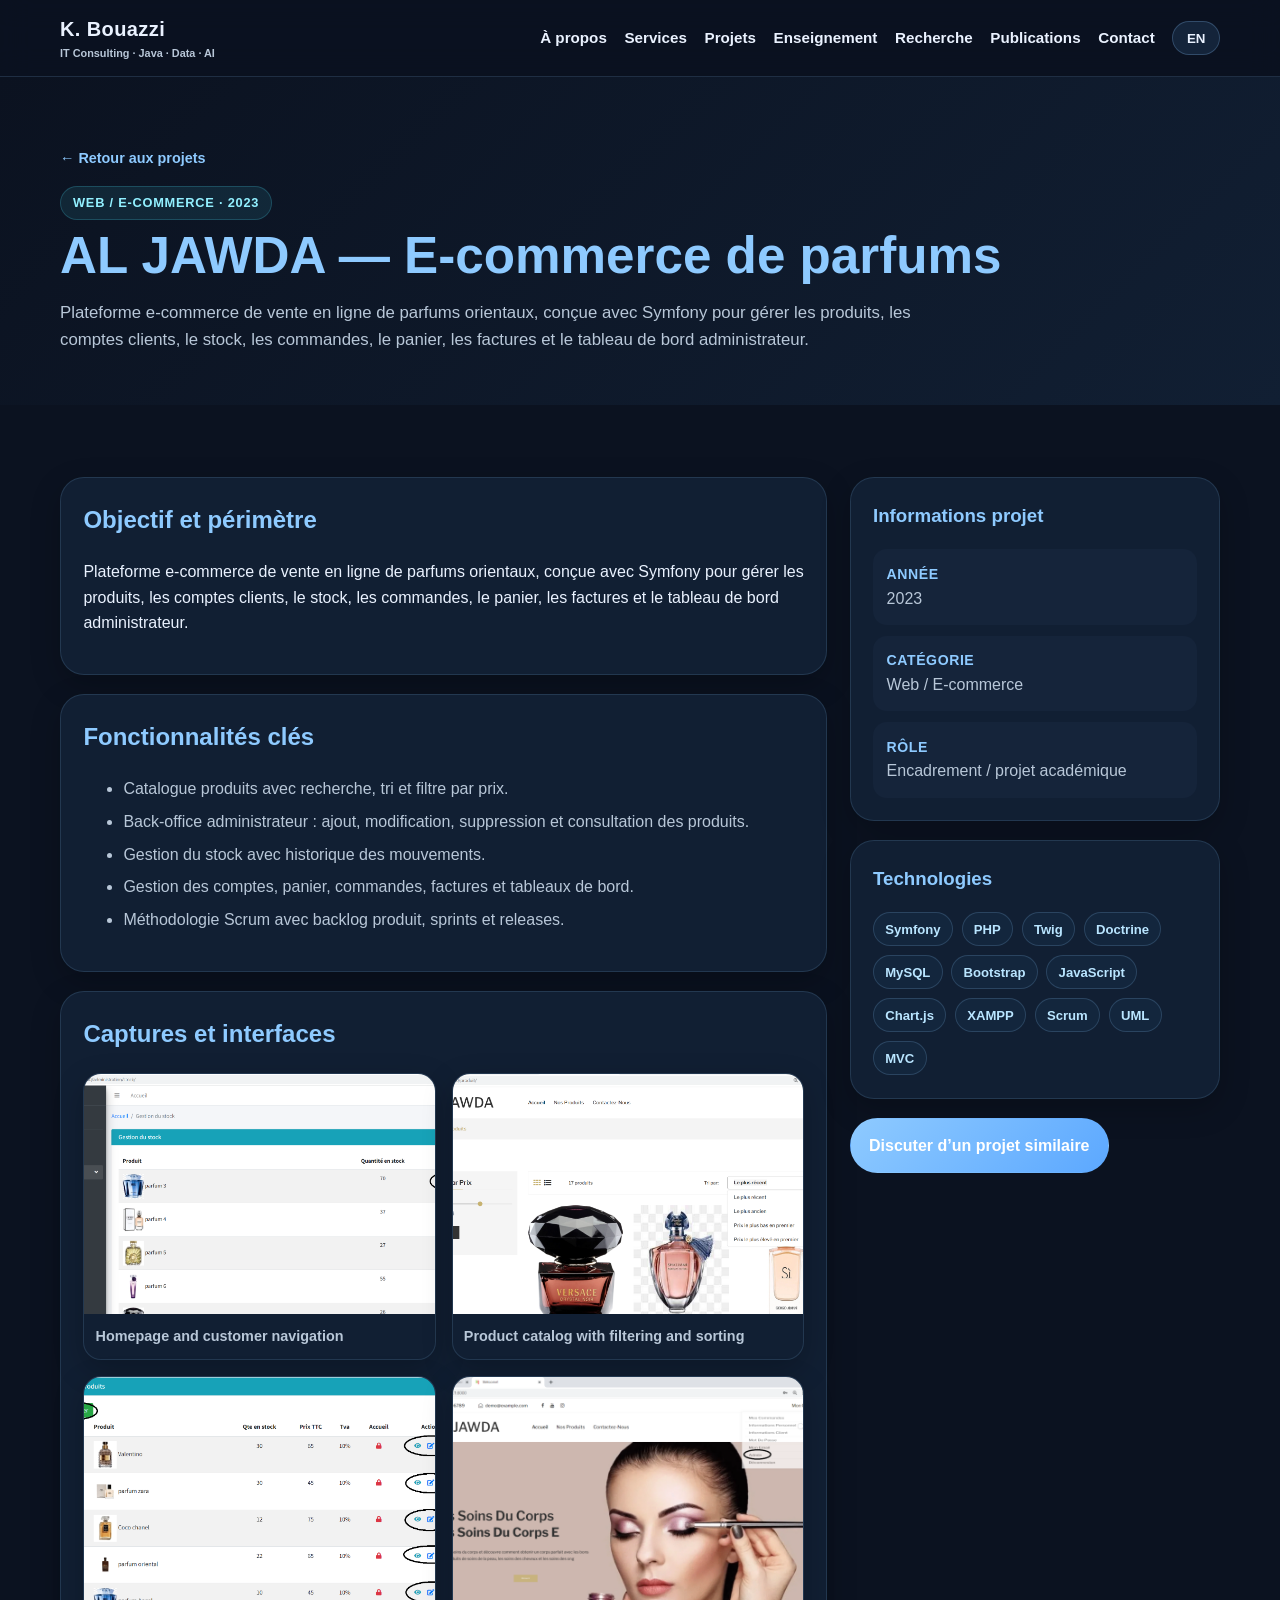
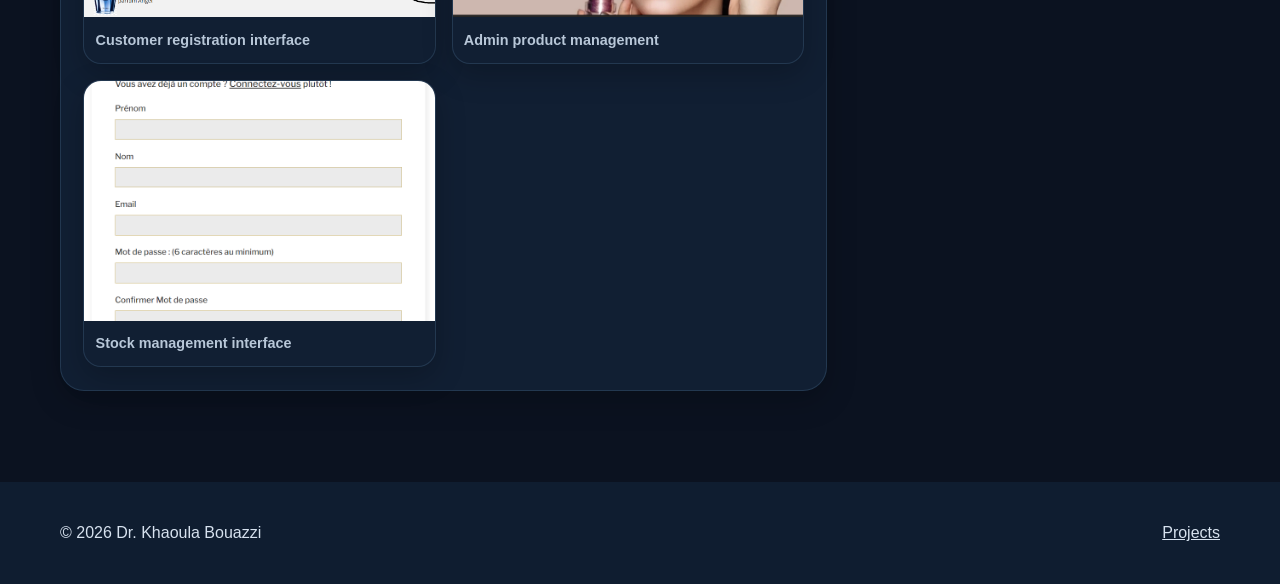
<file: projects/al-jawda-ecommerce.html>
<!DOCTYPE html><html lang="fr"><head><meta charset="UTF-8"><meta name="viewport" content="width=device-width, initial-scale=1.0"><title>AL JAWDA — E-commerce de parfums | Khaoula Bouazzi</title>
  <link rel="stylesheet" href="styles.css">
</head>
<body><header class="site-header"><nav class="navbar container">
<a href="../index.html#home" class="brand">K. Bouazzi<small>IT Consulting · Java · Data · AI</small></a><button class="menu-toggle" aria-label="Open menu">☰</button><div class="nav-links"><a href="../index.html#about" data-fr="À propos" data-en="About">À propos</a><a href="../index.html#services" data-fr="Services" data-en="Services">Services</a><a href="../index.html#projects" data-fr="Projets" data-en="Projects">Projets</a><a href="../index.html#teaching" data-fr="Enseignement" data-en="Teaching">Enseignement</a><a href="../index.html#research" data-fr="Recherche" data-en="Research">Recherche</a><a href="../index.html#publications" data-fr="Publications" data-en="Publications">Publications</a><a href="../index.html#contact" data-fr="Contact" data-en="Contact">Contact</a><button id="langToggle" class="lang-toggle" type="button">EN</button></div></nav></header>
<main><section class="project-hero"><div class="container"><div class="breadcrumb">
<a href="../index.html#projects" data-fr="← Retour aux projets" data-en="← Back to projects">← Retour aux projets</a></div><span class="eyebrow">Web / E-commerce · 2023</span><h1 data-fr="AL JAWDA — E-commerce de parfums" data-en="AL JAWDA — Perfume e-commerce platform">AL JAWDA — E-commerce de parfums</h1><p data-fr="Plateforme e-commerce de vente en ligne de parfums orientaux, conçue avec Symfony pour gérer les produits, les comptes clients, le stock, les commandes, le panier, les factures et le tableau de bord administrateur." data-en="E-commerce platform for online perfume sales, built with Symfony to manage products, customer accounts, stock, orders, shopping cart, invoices and an admin dashboard.">Plateforme e-commerce de vente en ligne de parfums orientaux, conçue avec Symfony pour gérer les produits, les comptes clients, le stock, les commandes, le panier, les factures et le tableau de bord administrateur.</p></div></section>
<section class="section"><div class="container project-page-grid"><div><article class="project-panel"><h2 data-fr="Objectif et périmètre" data-en="Goal and scope">Objectif et périmètre</h2><p data-fr="Plateforme e-commerce de vente en ligne de parfums orientaux, conçue avec Symfony pour gérer les produits, les comptes clients, le stock, les commandes, le panier, les factures et le tableau de bord administrateur." data-en="E-commerce platform for online perfume sales, built with Symfony to manage products, customer accounts, stock, orders, shopping cart, invoices and an admin dashboard.">Plateforme e-commerce de vente en ligne de parfums orientaux, conçue avec Symfony pour gérer les produits, les comptes clients, le stock, les commandes, le panier, les factures et le tableau de bord administrateur.</p></article><article class="project-panel"><h2 data-fr="Fonctionnalités clés" data-en="Key features">Fonctionnalités clés</h2><ul data-fr="&lt;li&gt;Catalogue produits avec recherche, tri et filtre par prix.&lt;/li&gt;&lt;li&gt;Back-office administrateur : ajout, modification, suppression et consultation des produits.&lt;/li&gt;&lt;li&gt;Gestion du stock avec historique des mouvements.&lt;/li&gt;&lt;li&gt;Gestion des comptes, panier, commandes, factures et tableaux de bord.&lt;/li&gt;&lt;li&gt;Méthodologie Scrum avec backlog produit, sprints et releases.&lt;/li&gt;" data-en="&lt;li&gt;Product catalog with search, sorting and price filtering.&lt;/li&gt;&lt;li&gt;Admin back-office: add, update, delete and view products.&lt;/li&gt;&lt;li&gt;Stock management with movement history.&lt;/li&gt;&lt;li&gt;Account, cart, order, invoice and dashboard management.&lt;/li&gt;&lt;li&gt;Scrum methodology with product backlog, sprints and releases.&lt;/li&gt;"><li>Catalogue produits avec recherche, tri et filtre par prix.</li><li>Back-office administrateur : ajout, modification, suppression et consultation des produits.</li><li>Gestion du stock avec historique des mouvements.</li><li>Gestion des comptes, panier, commandes, factures et tableaux de bord.</li><li>Méthodologie Scrum avec backlog produit, sprints et releases.</li></ul></article><article class="project-panel"><h2 data-fr="Captures et interfaces" data-en="Screenshots and interfaces">Captures et interfaces</h2><div class="gallery"><figure><img src="../assets/img/projects/al-jawda/al-jawda-home.png" alt="Homepage and customer navigation"><figcaption>Homepage and customer navigation</figcaption></figure><figure><img src="../assets/img/projects/al-jawda/al-jawda-products.png" alt="Product catalog with filtering and sorting"><figcaption>Product catalog with filtering and sorting</figcaption></figure><figure><img src="../assets/img/projects/al-jawda/al-jawda-register.png" alt="Customer registration interface"><figcaption>Customer registration interface</figcaption></figure><figure><img src="../assets/img/projects/al-jawda/al-jawda-admin.png" alt="Admin product management"><figcaption>Admin product management</figcaption></figure><figure><img src="../assets/img/projects/al-jawda/al-jawda-stock.png" alt="Stock management interface"><figcaption>Stock management interface</figcaption></figure></div></article></div><aside class="project-meta"><article class="project-panel"><h3 data-fr="Informations projet" data-en="Project information">Informations projet</h3><div class="meta-list"><div><strong>Année</strong><span>2023</span></div><div><strong>Catégorie</strong><span>Web / E-commerce</span></div><div><strong data-fr="Rôle" data-en="Role">Rôle</strong><span data-fr="Encadrement / projet académique" data-en="Supervision / academic project">Encadrement / projet académique</span></div></div></article><article class="project-panel"><h3>Technologies</h3><div class="tech-stack"><span>Symfony</span><span>PHP</span><span>Twig</span><span>Doctrine</span><span>MySQL</span><span>Bootstrap</span><span>JavaScript</span><span>Chart.js</span><span>XAMPP</span><span>Scrum</span><span>UML</span><span>MVC</span></div></article><a class="btn primary" href="../index.html#contact" data-fr="Discuter d’un projet similaire" data-en="Discuss a similar project">Discuter d’un projet similaire</a></aside></div></section></main><footer class="footer"><div class="container"><p>© <span id="year"></span> Dr. Khaoula Bouazzi</p><p><a style="color:#d7e2ef" href="../index.html#projects">Projects</a></p></div></footer>
  <script src="script.js"></script>
</body></html>
</file>
<file: styles.css>
:root{
  --primary:#1f4e79;
  --secondary:#2e75b6;
  --accent:#0b7285;
  --gold:#c9ad5d;
  --ink:#142033;
  --muted:#5d6b7a;
  --soft:#eef6fb;
  --soft2:#f7f9fc;
  --white:#fff;
  --shadow:0 18px 45px rgba(31,78,121,.12);
  --radius:24px;
}
*{box-sizing:border-box}html{scroll-behavior:smooth}body{margin:0;font-family:Inter,Segoe UI,Roboto,Arial,sans-serif;color:var(--ink);background:var(--white);line-height:1.6}.container{width:min(1160px,92%);margin:auto}.site-header{position:sticky;top:0;z-index:50;background:rgba(255,255,255,.94);backdrop-filter:blur(14px);border-bottom:1px solid rgba(31,78,121,.1)}.navbar{height:76px;display:flex;align-items:center;justify-content:space-between;gap:1rem}.brand{font-size:1.25rem;font-weight:800;color:var(--primary);text-decoration:none;letter-spacing:.02em}.brand small{display:block;font-size:.68rem;color:var(--muted);font-weight:600;letter-spacing:0}.nav-links{display:flex;align-items:center;gap:1.1rem}.nav-links a{font-weight:700;color:#29384a;text-decoration:none;font-size:.95rem}.nav-links a:hover{color:var(--primary)}.lang-toggle,.menu-toggle{border:1px solid rgba(31,78,121,.2);background:var(--soft);color:var(--primary);border-radius:999px;padding:.55rem .85rem;font-weight:800;cursor:pointer}.menu-toggle{display:none}.hero{padding:80px 0 55px;background:radial-gradient(circle at top right,#eaf6fb,transparent 38%),linear-gradient(135deg,#ffffff,#f6fbff)}.hero-grid{display:grid;grid-template-columns:1.35fr .75fr;gap:2rem;align-items:center}.eyebrow,.section-tag{display:inline-flex;align-items:center;gap:.5rem;background:rgba(11,114,133,.09);color:var(--accent);font-weight:800;border:1px solid rgba(11,114,133,.15);padding:.35rem .75rem;border-radius:999px;font-size:.8rem;text-transform:uppercase;letter-spacing:.06em}.hero h1{font-size:clamp(2.35rem,5vw,4.8rem);line-height:1;margin:1rem 0 .6rem;color:var(--primary)}.hero h2{font-size:clamp(1.05rem,2.2vw,1.55rem);color:#25384f;margin:0 0 1rem}.hero p{font-size:1.08rem;color:var(--muted);max-width:820px}.hero-actions,.contact-actions{display:flex;flex-wrap:wrap;gap:.8rem;margin-top:1.5rem}.btn{display:inline-flex;align-items:center;justify-content:center;gap:.55rem;border-radius:999px;padding:.85rem 1.15rem;text-decoration:none;font-weight:800;border:1px solid transparent;transition:.2s ease}.btn.primary{background:linear-gradient(135deg,var(--primary),var(--secondary));color:white}.btn.secondary{background:white;color:var(--primary);border-color:rgba(31,78,121,.22)}.btn.ghost{background:rgba(201,173,93,.12);color:#8b6b16;border-color:rgba(201,173,93,.35)}.btn:hover{transform:translateY(-2px);box-shadow:var(--shadow)}.hero-card{background:white;border:1px solid rgba(31,78,121,.12);border-radius:var(--radius);padding:1.5rem;box-shadow:var(--shadow)}.profile-circle{width:94px;height:94px;border-radius:50%;display:grid;place-items:center;background:linear-gradient(135deg,var(--primary),var(--accent));color:white;font-size:2rem;font-weight:900;margin-bottom:1rem}.stats{display:grid;grid-template-columns:repeat(3,1fr);gap:.8rem;margin-top:1.2rem}.stats div{background:var(--soft2);border-radius:18px;padding:.85rem;text-align:center}.stats strong{display:block;color:var(--primary);font-size:1.25rem}.stats span{font-size:.8rem;color:var(--muted);font-weight:700}.section{padding:72px 0}.section.light{background:var(--soft2)}.section-header{max-width:860px;margin-bottom:2rem}.section-header h2,.two-col h2{font-size:clamp(1.65rem,3vw,2.55rem);line-height:1.15;margin:.85rem 0 .7rem;color:var(--primary)}.section-header p{color:var(--muted);font-size:1.02rem}.two-col{display:grid;grid-template-columns:.8fr 1.2fr;gap:2rem;align-items:start}.chips,.tech-stack{display:flex;flex-wrap:wrap;gap:.55rem}.chips span,.tech-stack span,.mini-tag{display:inline-flex;background:#eaf3f8;color:var(--primary);border:1px solid rgba(31,78,121,.15);border-radius:999px;padding:.35rem .7rem;font-weight:800;font-size:.82rem}.services-grid,.projects-grid,.research-grid{display:grid;grid-template-columns:repeat(3,minmax(0,1fr));gap:1.15rem}.service-card,.project-card,.research-card,.supervision-card,.info-card{background:white;border:1px solid rgba(31,78,121,.12);border-radius:22px;padding:1.25rem;box-shadow:0 10px 30px rgba(31,78,121,.08)}.service-card h3,.project-card h3,.research-card h3,.supervision-card h3{color:var(--primary);margin:.25rem 0 .55rem}.service-card p,.project-card p,.research-card p,.supervision-card p{color:var(--muted)}.project-card{padding:0;overflow:hidden;display:flex;flex-direction:column}.project-card img{width:100%;height:190px;object-fit:cover;background:#eaf3f8}.project-body{padding:1.1rem}.project-category{font-size:.76rem;font-weight:900;color:var(--accent);text-transform:uppercase;letter-spacing:.06em}.project-body ul{padding-left:1.1rem;margin:.65rem 0;color:var(--muted)}.project-link{display:inline-flex;margin-top:.8rem;color:var(--primary);font-weight:900;text-decoration:none}.project-link:hover{text-decoration:underline}.timeline{display:grid;gap:.9rem}.timeline div{border-left:4px solid var(--secondary);padding:.8rem 1rem;background:white;border-radius:12px;box-shadow:0 8px 20px rgba(31,78,121,.06)}.timeline strong{color:var(--primary);display:block}.accordion-list{display:grid;gap:.8rem}.accordion-list details{background:white;border:1px solid rgba(31,78,121,.14);border-radius:18px;padding:1rem 1.1rem;box-shadow:0 8px 22px rgba(31,78,121,.06)}.accordion-list summary{cursor:pointer;color:var(--primary);font-weight:900}.accordion-list li{margin:.35rem 0;color:var(--muted)}.publication-list{display:grid;gap:.85rem}.publication-list article{display:grid;grid-template-columns:82px 1fr;gap:1rem;background:white;border:1px solid rgba(31,78,121,.12);border-radius:18px;padding:1rem;box-shadow:0 8px 22px rgba(31,78,121,.06)}.publication-list span{font-weight:900;color:var(--gold);font-size:1.05rem}.publication-list p{margin:0;color:#26384e}.publication-list a{color:var(--primary);font-weight:800}.contact-section{background:linear-gradient(135deg,#12263f,#1f4e79);color:white}.contact-card{background:rgba(255,255,255,.08);border:1px solid rgba(255,255,255,.18);border-radius:var(--radius);padding:2rem}.contact-card h2{font-size:2.2rem;margin:.7rem 0}.contact-card p{color:#e7eef8}.footer{padding:1.4rem 0;background:#0f1d30;color:#d7e2ef}.footer .container{display:flex;justify-content:space-between;gap:1rem;flex-wrap:wrap}.project-hero{padding:70px 0 35px;background:linear-gradient(135deg,#f4fbff,#fff)}.breadcrumb{font-size:.9rem;color:var(--muted);margin-bottom:1rem}.breadcrumb a{color:var(--primary);font-weight:800;text-decoration:none}.project-hero h1{font-size:clamp(2rem,4vw,3.7rem);line-height:1.08;color:var(--primary);margin:.5rem 0}.project-hero p{font-size:1.05rem;color:var(--muted);max-width:900px}.project-page-grid{display:grid;grid-template-columns:1.45fr .7fr;gap:1.4rem;align-items:start}.project-panel{background:white;border:1px solid rgba(31,78,121,.12);border-radius:24px;padding:1.4rem;box-shadow:var(--shadow);margin-bottom:1.2rem}.project-panel h2,.project-panel h3{color:var(--primary);margin-top:0}.project-panel li{margin:.45rem 0;color:var(--muted)}.gallery{display:grid;grid-template-columns:repeat(2,minmax(0,1fr));gap:1rem}.gallery figure{margin:0;background:white;border:1px solid rgba(31,78,121,.12);border-radius:18px;overflow:hidden;box-shadow:0 10px 24px rgba(31,78,121,.08)}.gallery img{width:100%;height:240px;object-fit:cover;display:block}.gallery figcaption{padding:.7rem;font-size:.9rem;color:var(--muted);font-weight:700}.project-meta{position:sticky;top:95px}.meta-list{display:grid;gap:.7rem}.meta-list div{background:var(--soft2);border-radius:14px;padding:.85rem}.meta-list strong{display:block;color:var(--primary);font-size:.88rem;text-transform:uppercase;letter-spacing:.04em}.meta-list span{color:var(--muted)}.placeholder{height:220px;display:grid;place-items:center;background:linear-gradient(135deg,#eaf3f8,#fff);border:1px dashed rgba(31,78,121,.4);border-radius:16px;text-align:center;padding:1rem;color:var(--muted);font-weight:800}.notice{background:#fff7df;border:1px solid #ead59a;color:#6a4d00;border-radius:16px;padding:1rem}.cta-strip{display:flex;gap:.7rem;flex-wrap:wrap;margin-top:1rem}@media(max-width:980px){.hero-grid,.two-col,.project-page-grid{grid-template-columns:1fr}.services-grid,.projects-grid,.research-grid{grid-template-columns:repeat(2,minmax(0,1fr))}.project-meta{position:static}.gallery{grid-template-columns:1fr}.menu-toggle{display:inline-flex}.nav-links{display:none;position:absolute;left:4%;right:4%;top:76px;background:white;border:1px solid rgba(31,78,121,.14);border-radius:18px;padding:1rem;box-shadow:var(--shadow);flex-direction:column;align-items:flex-start}.nav-links.open{display:flex}}@media(max-width:640px){.services-grid,.projects-grid,.research-grid,.stats{grid-template-columns:1fr}.publication-list article{grid-template-columns:1fr}.hero-actions .btn,.contact-actions .btn{width:100%}.footer .container{display:block}.navbar{height:70px}.nav-links{top:70px}}


/* === Extended teaching / research collaboration section === */
.split-card{display:grid;gap:1.4rem}.teaching-kpis{display:grid;grid-template-columns:repeat(5,minmax(0,1fr));gap:.85rem;margin:1rem 0 1.2rem}.teaching-kpis article{background:linear-gradient(135deg,#ffffff,#f3f9fd);border:1px solid rgba(31,78,121,.12);border-radius:18px;padding:1rem;text-align:center;box-shadow:0 8px 22px rgba(31,78,121,.06)}.teaching-kpis strong{display:block;color:var(--primary);font-size:1.7rem;line-height:1}.teaching-kpis span{color:var(--muted);font-size:.84rem;font-weight:800}.course-domain-grid{display:grid;grid-template-columns:repeat(3,minmax(0,1fr));gap:1rem;margin:1rem 0 1.4rem}.course-domain-grid article{background:#fff;border:1px solid rgba(31,78,121,.12);border-radius:18px;padding:1rem;box-shadow:0 8px 22px rgba(31,78,121,.06)}.course-domain-grid h3{margin:.1rem 0 .35rem;color:var(--primary);font-size:1rem}.course-domain-grid p{margin:0;color:var(--muted);font-weight:650}.details-body{padding-top:.8rem}.teaching-details ul{margin:.4rem 0 0;padding-left:1.2rem}.teaching-details li{margin:.45rem 0}.research-collab-grid{display:grid;grid-template-columns:repeat(2,minmax(0,1fr));gap:1rem;margin-top:.5rem}.research-collab-grid article{background:var(--soft2);border:1px solid rgba(31,78,121,.10);border-radius:16px;padding:1rem}.research-collab-grid h4{margin:0 0 .45rem;color:var(--primary)}
@media(max-width:980px){.teaching-kpis{grid-template-columns:repeat(2,minmax(0,1fr))}.course-domain-grid,.research-collab-grid{grid-template-columns:1fr}}@media(max-width:640px){.teaching-kpis{grid-template-columns:1fr}}


/* === Dark background update + requested summary table === */
:root{
  --primary:#8ecaff;
  --secondary:#5ca8ff;
  --accent:#44d3e6;
  --gold:#f2d47a;
  --ink:#eaf2ff;
  --muted:#b8c7d8;
  --soft:#15243a;
  --soft2:#101b2c;
  --white:#0b1220;
  --shadow:0 18px 45px rgba(0,0,0,.36);
}
body{background:#0b1220;color:var(--ink)}
.site-header{background:rgba(11,18,32,.94);border-bottom:1px solid rgba(142,202,255,.16)}
.brand,.nav-links a{color:#eaf2ff}.brand small{color:#b8c7d8}.nav-links a:hover{color:var(--primary)}
.lang-toggle,.menu-toggle{background:#14243a;color:#eaf2ff;border-color:rgba(142,202,255,.24)}
.hero{background:radial-gradient(circle at top right,rgba(68,211,230,.18),transparent 36%),linear-gradient(135deg,#0b1220,#111f33)}
.hero h1,.hero h2,.section-header h2,.two-col h2,.service-card h3,.project-card h3,.research-card h3,.supervision-card h3,.accordion-list summary,.research-collab-grid h4,.project-link{color:var(--primary)}
.hero p,.section-header p,.service-card p,.project-card p,.research-card p,.supervision-card p,.accordion-list li,.course-domain-grid p,.publication-list p,.project-hero p,.project-panel li,.meta-list span{color:var(--muted)}
.section.light{background:#101b2c}
.service-card,.project-card,.research-card,.supervision-card,.info-card,.hero-card,.accordion-list details,.publication-list article,.course-domain-grid article,.timeline div,.project-panel,.gallery figure{background:#111f33;border-color:rgba(142,202,255,.14);box-shadow:0 10px 30px rgba(0,0,0,.22)}
.stats div,.meta-list div,.research-collab-grid article{background:#15243a}
.btn.secondary{background:#14243a;color:#eaf2ff;border-color:rgba(142,202,255,.22)}
.btn.ghost{background:rgba(242,212,122,.12);color:#f2d47a;border-color:rgba(242,212,122,.3)}
.chips span,.tech-stack span,.mini-tag{background:#13263d;color:#b9e5ff;border-color:rgba(142,202,255,.18)}
.eyebrow,.section-tag{background:rgba(68,211,230,.10);color:#92f0ff;border-color:rgba(68,211,230,.22)}
.project-card img{background:#15243a}.project-hero{background:linear-gradient(135deg,#0b1220,#111f33)}
.breadcrumb,.gallery figcaption,.placeholder{color:var(--muted)}.placeholder{background:linear-gradient(135deg,#111f33,#0b1220);border-color:rgba(142,202,255,.32)}
@media(max-width:980px){.nav-links{background:#111f33;border-color:rgba(142,202,255,.18)}}
.summary-table-wrap{overflow-x:auto;background:#111f33;border:1px solid rgba(142,202,255,.14);border-radius:22px;box-shadow:0 10px 30px rgba(0,0,0,.22)}
.summary-table{width:100%;border-collapse:collapse;min-width:820px}
.summary-table th,.summary-table td{padding:1rem;text-align:left;vertical-align:top;border-bottom:1px solid rgba(142,202,255,.12)}
.summary-table th{color:var(--primary);font-size:.9rem;text-transform:uppercase;letter-spacing:.04em;background:#15243a}
.summary-table td{color:var(--muted);font-weight:650}.summary-table td strong{color:#eaf2ff}
.summary-table tr:last-child td{border-bottom:0}
</file>
<file: projects/styles.css>
:root{
  --primary:#1f4e79;
  --secondary:#2e75b6;
  --accent:#0b7285;
  --gold:#c9ad5d;
  --ink:#142033;
  --muted:#5d6b7a;
  --soft:#eef6fb;
  --soft2:#f7f9fc;
  --white:#fff;
  --shadow:0 18px 45px rgba(31,78,121,.12);
  --radius:24px;
}
*{box-sizing:border-box}html{scroll-behavior:smooth}body{margin:0;font-family:Inter,Segoe UI,Roboto,Arial,sans-serif;color:var(--ink);background:var(--white);line-height:1.6}.container{width:min(1160px,92%);margin:auto}.site-header{position:sticky;top:0;z-index:50;background:rgba(255,255,255,.94);backdrop-filter:blur(14px);border-bottom:1px solid rgba(31,78,121,.1)}.navbar{height:76px;display:flex;align-items:center;justify-content:space-between;gap:1rem}.brand{font-size:1.25rem;font-weight:800;color:var(--primary);text-decoration:none;letter-spacing:.02em}.brand small{display:block;font-size:.68rem;color:var(--muted);font-weight:600;letter-spacing:0}.nav-links{display:flex;align-items:center;gap:1.1rem}.nav-links a{font-weight:700;color:#29384a;text-decoration:none;font-size:.95rem}.nav-links a:hover{color:var(--primary)}.lang-toggle,.menu-toggle{border:1px solid rgba(31,78,121,.2);background:var(--soft);color:var(--primary);border-radius:999px;padding:.55rem .85rem;font-weight:800;cursor:pointer}.menu-toggle{display:none}.hero{padding:80px 0 55px;background:radial-gradient(circle at top right,#eaf6fb,transparent 38%),linear-gradient(135deg,#ffffff,#f6fbff)}.hero-grid{display:grid;grid-template-columns:1.35fr .75fr;gap:2rem;align-items:center}.eyebrow,.section-tag{display:inline-flex;align-items:center;gap:.5rem;background:rgba(11,114,133,.09);color:var(--accent);font-weight:800;border:1px solid rgba(11,114,133,.15);padding:.35rem .75rem;border-radius:999px;font-size:.8rem;text-transform:uppercase;letter-spacing:.06em}.hero h1{font-size:clamp(2.35rem,5vw,4.8rem);line-height:1;margin:1rem 0 .6rem;color:var(--primary)}.hero h2{font-size:clamp(1.05rem,2.2vw,1.55rem);color:#25384f;margin:0 0 1rem}.hero p{font-size:1.08rem;color:var(--muted);max-width:820px}.hero-actions,.contact-actions{display:flex;flex-wrap:wrap;gap:.8rem;margin-top:1.5rem}.btn{display:inline-flex;align-items:center;justify-content:center;gap:.55rem;border-radius:999px;padding:.85rem 1.15rem;text-decoration:none;font-weight:800;border:1px solid transparent;transition:.2s ease}.btn.primary{background:linear-gradient(135deg,var(--primary),var(--secondary));color:white}.btn.secondary{background:white;color:var(--primary);border-color:rgba(31,78,121,.22)}.btn.ghost{background:rgba(201,173,93,.12);color:#8b6b16;border-color:rgba(201,173,93,.35)}.btn:hover{transform:translateY(-2px);box-shadow:var(--shadow)}.hero-card{background:white;border:1px solid rgba(31,78,121,.12);border-radius:var(--radius);padding:1.5rem;box-shadow:var(--shadow)}.profile-circle{width:94px;height:94px;border-radius:50%;display:grid;place-items:center;background:linear-gradient(135deg,var(--primary),var(--accent));color:white;font-size:2rem;font-weight:900;margin-bottom:1rem}.stats{display:grid;grid-template-columns:repeat(3,1fr);gap:.8rem;margin-top:1.2rem}.stats div{background:var(--soft2);border-radius:18px;padding:.85rem;text-align:center}.stats strong{display:block;color:var(--primary);font-size:1.25rem}.stats span{font-size:.8rem;color:var(--muted);font-weight:700}.section{padding:72px 0}.section.light{background:var(--soft2)}.section-header{max-width:860px;margin-bottom:2rem}.section-header h2,.two-col h2{font-size:clamp(1.65rem,3vw,2.55rem);line-height:1.15;margin:.85rem 0 .7rem;color:var(--primary)}.section-header p{color:var(--muted);font-size:1.02rem}.two-col{display:grid;grid-template-columns:.8fr 1.2fr;gap:2rem;align-items:start}.chips,.tech-stack{display:flex;flex-wrap:wrap;gap:.55rem}.chips span,.tech-stack span,.mini-tag{display:inline-flex;background:#eaf3f8;color:var(--primary);border:1px solid rgba(31,78,121,.15);border-radius:999px;padding:.35rem .7rem;font-weight:800;font-size:.82rem}.services-grid,.projects-grid,.research-grid{display:grid;grid-template-columns:repeat(3,minmax(0,1fr));gap:1.15rem}.service-card,.project-card,.research-card,.supervision-card,.info-card{background:white;border:1px solid rgba(31,78,121,.12);border-radius:22px;padding:1.25rem;box-shadow:0 10px 30px rgba(31,78,121,.08)}.service-card h3,.project-card h3,.research-card h3,.supervision-card h3{color:var(--primary);margin:.25rem 0 .55rem}.service-card p,.project-card p,.research-card p,.supervision-card p{color:var(--muted)}.project-card{padding:0;overflow:hidden;display:flex;flex-direction:column}.project-card img{width:100%;height:190px;object-fit:cover;background:#eaf3f8}.project-body{padding:1.1rem}.project-category{font-size:.76rem;font-weight:900;color:var(--accent);text-transform:uppercase;letter-spacing:.06em}.project-body ul{padding-left:1.1rem;margin:.65rem 0;color:var(--muted)}.project-link{display:inline-flex;margin-top:.8rem;color:var(--primary);font-weight:900;text-decoration:none}.project-link:hover{text-decoration:underline}.timeline{display:grid;gap:.9rem}.timeline div{border-left:4px solid var(--secondary);padding:.8rem 1rem;background:white;border-radius:12px;box-shadow:0 8px 20px rgba(31,78,121,.06)}.timeline strong{color:var(--primary);display:block}.accordion-list{display:grid;gap:.8rem}.accordion-list details{background:white;border:1px solid rgba(31,78,121,.14);border-radius:18px;padding:1rem 1.1rem;box-shadow:0 8px 22px rgba(31,78,121,.06)}.accordion-list summary{cursor:pointer;color:var(--primary);font-weight:900}.accordion-list li{margin:.35rem 0;color:var(--muted)}.publication-list{display:grid;gap:.85rem}.publication-list article{display:grid;grid-template-columns:82px 1fr;gap:1rem;background:white;border:1px solid rgba(31,78,121,.12);border-radius:18px;padding:1rem;box-shadow:0 8px 22px rgba(31,78,121,.06)}.publication-list span{font-weight:900;color:var(--gold);font-size:1.05rem}.publication-list p{margin:0;color:#26384e}.publication-list a{color:var(--primary);font-weight:800}.contact-section{background:linear-gradient(135deg,#12263f,#1f4e79);color:white}.contact-card{background:rgba(255,255,255,.08);border:1px solid rgba(255,255,255,.18);border-radius:var(--radius);padding:2rem}.contact-card h2{font-size:2.2rem;margin:.7rem 0}.contact-card p{color:#e7eef8}.footer{padding:1.4rem 0;background:#0f1d30;color:#d7e2ef}.footer .container{display:flex;justify-content:space-between;gap:1rem;flex-wrap:wrap}.project-hero{padding:70px 0 35px;background:linear-gradient(135deg,#f4fbff,#fff)}.breadcrumb{font-size:.9rem;color:var(--muted);margin-bottom:1rem}.breadcrumb a{color:var(--primary);font-weight:800;text-decoration:none}.project-hero h1{font-size:clamp(2rem,4vw,3.7rem);line-height:1.08;color:var(--primary);margin:.5rem 0}.project-hero p{font-size:1.05rem;color:var(--muted);max-width:900px}.project-page-grid{display:grid;grid-template-columns:1.45fr .7fr;gap:1.4rem;align-items:start}.project-panel{background:white;border:1px solid rgba(31,78,121,.12);border-radius:24px;padding:1.4rem;box-shadow:var(--shadow);margin-bottom:1.2rem}.project-panel h2,.project-panel h3{color:var(--primary);margin-top:0}.project-panel li{margin:.45rem 0;color:var(--muted)}.gallery{display:grid;grid-template-columns:repeat(2,minmax(0,1fr));gap:1rem}.gallery figure{margin:0;background:white;border:1px solid rgba(31,78,121,.12);border-radius:18px;overflow:hidden;box-shadow:0 10px 24px rgba(31,78,121,.08)}.gallery img{width:100%;height:240px;object-fit:cover;display:block}.gallery figcaption{padding:.7rem;font-size:.9rem;color:var(--muted);font-weight:700}.project-meta{position:sticky;top:95px}.meta-list{display:grid;gap:.7rem}.meta-list div{background:var(--soft2);border-radius:14px;padding:.85rem}.meta-list strong{display:block;color:var(--primary);font-size:.88rem;text-transform:uppercase;letter-spacing:.04em}.meta-list span{color:var(--muted)}.placeholder{height:220px;display:grid;place-items:center;background:linear-gradient(135deg,#eaf3f8,#fff);border:1px dashed rgba(31,78,121,.4);border-radius:16px;text-align:center;padding:1rem;color:var(--muted);font-weight:800}.notice{background:#fff7df;border:1px solid #ead59a;color:#6a4d00;border-radius:16px;padding:1rem}.cta-strip{display:flex;gap:.7rem;flex-wrap:wrap;margin-top:1rem}@media(max-width:980px){.hero-grid,.two-col,.project-page-grid{grid-template-columns:1fr}.services-grid,.projects-grid,.research-grid{grid-template-columns:repeat(2,minmax(0,1fr))}.project-meta{position:static}.gallery{grid-template-columns:1fr}.menu-toggle{display:inline-flex}.nav-links{display:none;position:absolute;left:4%;right:4%;top:76px;background:white;border:1px solid rgba(31,78,121,.14);border-radius:18px;padding:1rem;box-shadow:var(--shadow);flex-direction:column;align-items:flex-start}.nav-links.open{display:flex}}@media(max-width:640px){.services-grid,.projects-grid,.research-grid,.stats{grid-template-columns:1fr}.publication-list article{grid-template-columns:1fr}.hero-actions .btn,.contact-actions .btn{width:100%}.footer .container{display:block}.navbar{height:70px}.nav-links{top:70px}}


/* === Extended teaching / research collaboration section === */
.split-card{display:grid;gap:1.4rem}.teaching-kpis{display:grid;grid-template-columns:repeat(5,minmax(0,1fr));gap:.85rem;margin:1rem 0 1.2rem}.teaching-kpis article{background:linear-gradient(135deg,#ffffff,#f3f9fd);border:1px solid rgba(31,78,121,.12);border-radius:18px;padding:1rem;text-align:center;box-shadow:0 8px 22px rgba(31,78,121,.06)}.teaching-kpis strong{display:block;color:var(--primary);font-size:1.7rem;line-height:1}.teaching-kpis span{color:var(--muted);font-size:.84rem;font-weight:800}.course-domain-grid{display:grid;grid-template-columns:repeat(3,minmax(0,1fr));gap:1rem;margin:1rem 0 1.4rem}.course-domain-grid article{background:#fff;border:1px solid rgba(31,78,121,.12);border-radius:18px;padding:1rem;box-shadow:0 8px 22px rgba(31,78,121,.06)}.course-domain-grid h3{margin:.1rem 0 .35rem;color:var(--primary);font-size:1rem}.course-domain-grid p{margin:0;color:var(--muted);font-weight:650}.details-body{padding-top:.8rem}.teaching-details ul{margin:.4rem 0 0;padding-left:1.2rem}.teaching-details li{margin:.45rem 0}.research-collab-grid{display:grid;grid-template-columns:repeat(2,minmax(0,1fr));gap:1rem;margin-top:.5rem}.research-collab-grid article{background:var(--soft2);border:1px solid rgba(31,78,121,.10);border-radius:16px;padding:1rem}.research-collab-grid h4{margin:0 0 .45rem;color:var(--primary)}
@media(max-width:980px){.teaching-kpis{grid-template-columns:repeat(2,minmax(0,1fr))}.course-domain-grid,.research-collab-grid{grid-template-columns:1fr}}@media(max-width:640px){.teaching-kpis{grid-template-columns:1fr}}


/* === Dark background update + requested summary table === */
:root{
  --primary:#8ecaff;
  --secondary:#5ca8ff;
  --accent:#44d3e6;
  --gold:#f2d47a;
  --ink:#eaf2ff;
  --muted:#b8c7d8;
  --soft:#15243a;
  --soft2:#101b2c;
  --white:#0b1220;
  --shadow:0 18px 45px rgba(0,0,0,.36);
}
body{background:#0b1220;color:var(--ink)}
.site-header{background:rgba(11,18,32,.94);border-bottom:1px solid rgba(142,202,255,.16)}
.brand,.nav-links a{color:#eaf2ff}.brand small{color:#b8c7d8}.nav-links a:hover{color:var(--primary)}
.lang-toggle,.menu-toggle{background:#14243a;color:#eaf2ff;border-color:rgba(142,202,255,.24)}
.hero{background:radial-gradient(circle at top right,rgba(68,211,230,.18),transparent 36%),linear-gradient(135deg,#0b1220,#111f33)}
.hero h1,.hero h2,.section-header h2,.two-col h2,.service-card h3,.project-card h3,.research-card h3,.supervision-card h3,.accordion-list summary,.research-collab-grid h4,.project-link{color:var(--primary)}
.hero p,.section-header p,.service-card p,.project-card p,.research-card p,.supervision-card p,.accordion-list li,.course-domain-grid p,.publication-list p,.project-hero p,.project-panel li,.meta-list span{color:var(--muted)}
.section.light{background:#101b2c}
.service-card,.project-card,.research-card,.supervision-card,.info-card,.hero-card,.accordion-list details,.publication-list article,.course-domain-grid article,.timeline div,.project-panel,.gallery figure{background:#111f33;border-color:rgba(142,202,255,.14);box-shadow:0 10px 30px rgba(0,0,0,.22)}
.stats div,.meta-list div,.research-collab-grid article{background:#15243a}
.btn.secondary{background:#14243a;color:#eaf2ff;border-color:rgba(142,202,255,.22)}
.btn.ghost{background:rgba(242,212,122,.12);color:#f2d47a;border-color:rgba(242,212,122,.3)}
.chips span,.tech-stack span,.mini-tag{background:#13263d;color:#b9e5ff;border-color:rgba(142,202,255,.18)}
.eyebrow,.section-tag{background:rgba(68,211,230,.10);color:#92f0ff;border-color:rgba(68,211,230,.22)}
.project-card img{background:#15243a}.project-hero{background:linear-gradient(135deg,#0b1220,#111f33)}
.breadcrumb,.gallery figcaption,.placeholder{color:var(--muted)}.placeholder{background:linear-gradient(135deg,#111f33,#0b1220);border-color:rgba(142,202,255,.32)}
@media(max-width:980px){.nav-links{background:#111f33;border-color:rgba(142,202,255,.18)}}
.summary-table-wrap{overflow-x:auto;background:#111f33;border:1px solid rgba(142,202,255,.14);border-radius:22px;box-shadow:0 10px 30px rgba(0,0,0,.22)}
.summary-table{width:100%;border-collapse:collapse;min-width:820px}
.summary-table th,.summary-table td{padding:1rem;text-align:left;vertical-align:top;border-bottom:1px solid rgba(142,202,255,.12)}
.summary-table th{color:var(--primary);font-size:.9rem;text-transform:uppercase;letter-spacing:.04em;background:#15243a}
.summary-table td{color:var(--muted);font-weight:650}.summary-table td strong{color:#eaf2ff}
.summary-table tr:last-child td{border-bottom:0}
</file>
